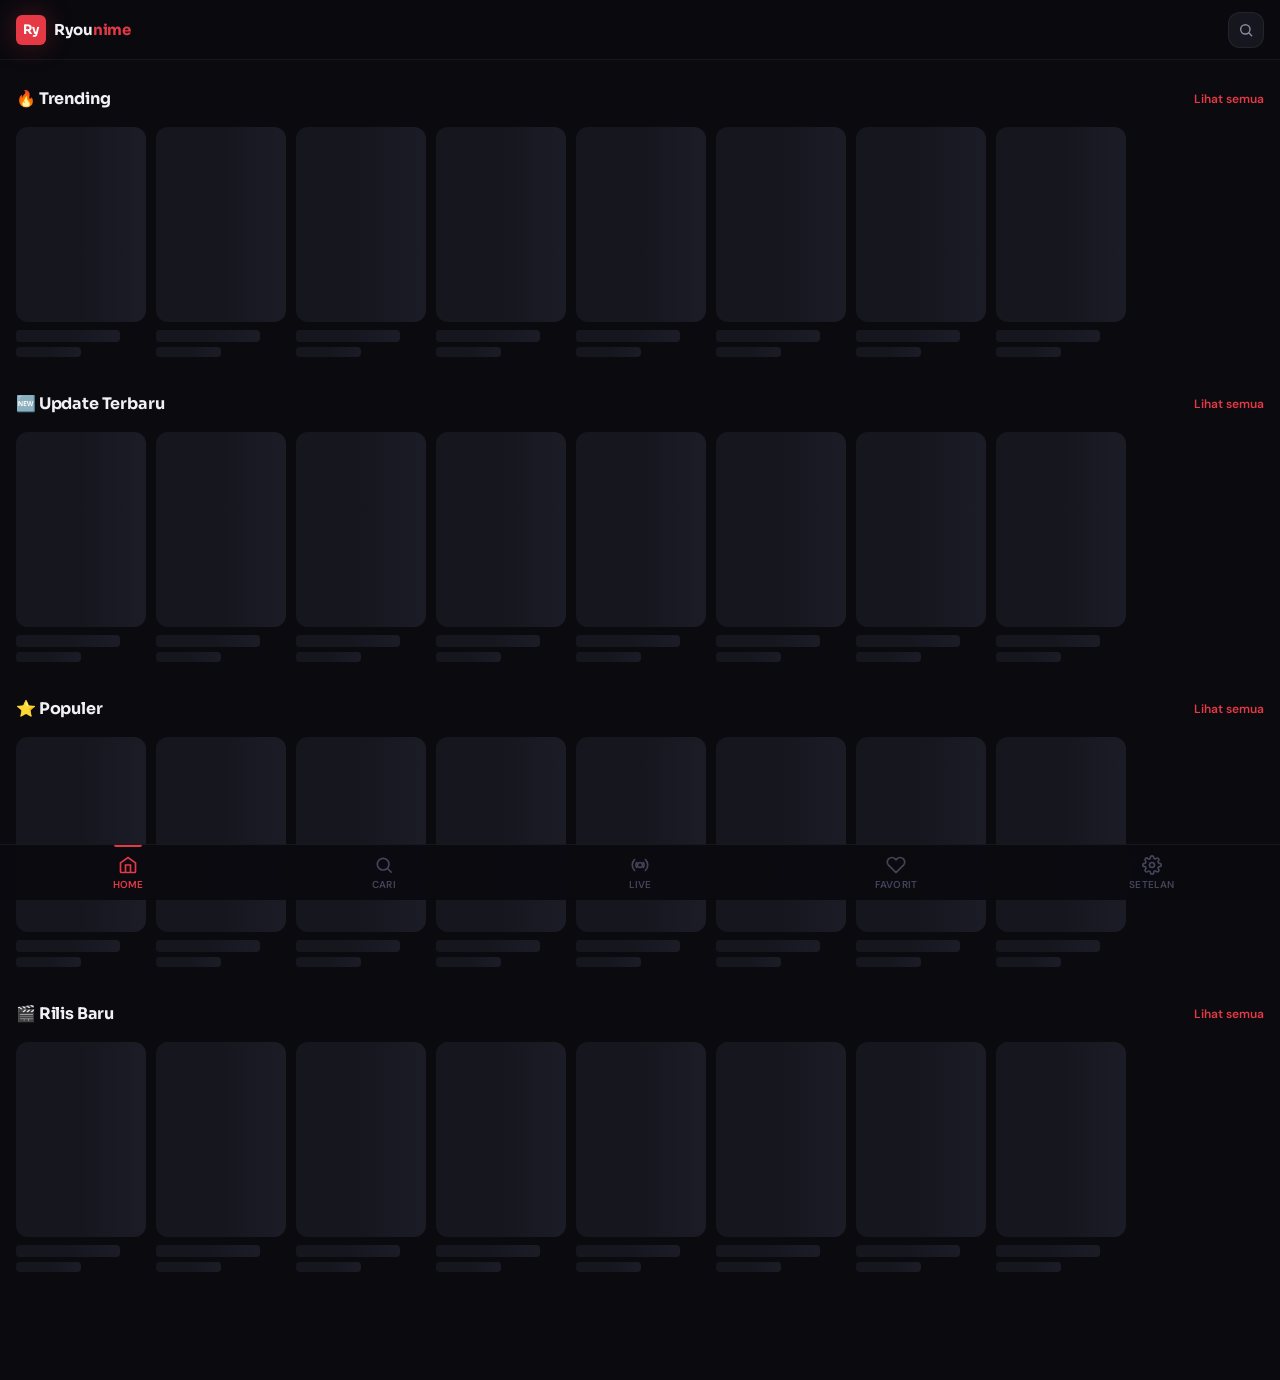
<file: index.html>
<!DOCTYPE html>
<html lang="id" data-theme="">
<head>
  <meta charset="UTF-8">
  <meta name="viewport" content="width=device-width, initial-scale=1, viewport-fit=cover">
  <meta name="theme-color" content="#0a0a0f">
  <meta name="description" content="Ryounime — Streaming anime, movie, series gratis. Mobile first.">
  <title>Ryounime</title>

  <!-- PWA -->
  <link rel="manifest" href="manifest.json">
  <link rel="apple-touch-icon" href="assets/icons/icon-192.png">

  <!-- CSS -->
  <link rel="stylesheet" href="assets/css/base.css">
  <link rel="stylesheet" href="assets/css/nav.css">
  <link rel="stylesheet" href="assets/css/hero.css">
  <link rel="stylesheet" href="assets/css/card.css">
</head>
<body>

<!-- HEADER -->
<header class="header" id="app-header">
  <div class="header-logo">
    <div class="header-logo-mark">Ry</div>
    <span class="header-logo-text">Ryou<span>nime</span></span>
  </div>
  <button class="header-search-btn" id="open-search" aria-label="Cari">
    <svg fill="none" stroke="currentColor" stroke-width="2.2" viewBox="0 0 24 24">
      <circle cx="11" cy="11" r="7"/><path d="m16.5 16.5 4 4" stroke-linecap="round"/>
    </svg>
  </button>
</header>

<!-- SEARCH OVERLAY -->
<div class="search-overlay" id="search-overlay">
  <div class="search-bar">
    <div class="search-input-wrap">
      <svg class="search-input-icon" fill="none" stroke="currentColor" stroke-width="2" viewBox="0 0 24 24">
        <circle cx="11" cy="11" r="7"/><path d="m16.5 16.5 4 4" stroke-linecap="round"/>
      </svg>
      <input type="search" class="search-input" id="search-input" placeholder="Cari anime, movie, series…" autocomplete="off">
    </div>
    <button class="search-cancel" id="close-search">Batal</button>
  </div>
  <div class="search-results" id="search-results">
    <div style="color:var(--text-muted);font-size:13px;text-align:center;margin-top:40px">Ketik untuk mencari…</div>
  </div>
</div>

<!-- MAIN -->
<main class="page" id="app-main">

  <!-- HERO BANNER -->
  <section class="hero" id="hero-section">
    <div class="hero-slides" id="hero-slides"></div>
    <div class="hero-dots" id="hero-dots"></div>
  </section>

  <!-- CONTINUE WATCHING -->
  <section class="section" id="continue-section" style="display:none">
    <div class="section-header">
      <span class="section-title">Lanjut Nonton</span>
      <a href="history.html" class="section-more">Lihat semua</a>
    </div>
    <div class="scroll-row" id="continue-row"></div>
  </section>

  <!-- TRENDING -->
  <section class="section">
    <div class="section-header">
      <span class="section-title">🔥 Trending</span>
      <a href="search.html?sort=trending" class="section-more">Lihat semua</a>
    </div>
    <div class="scroll-row" id="trending-row"></div>
  </section>

  <!-- LATEST UPDATE -->
  <section class="section">
    <div class="section-header">
      <span class="section-title">🆕 Update Terbaru</span>
      <a href="search.html?sort=latest" class="section-more">Lihat semua</a>
    </div>
    <div class="scroll-row" id="latest-row"></div>
  </section>

  <!-- POPULAR -->
  <section class="section">
    <div class="section-header">
      <span class="section-title">⭐ Populer</span>
      <a href="search.html?sort=popular" class="section-more">Lihat semua</a>
    </div>
    <div class="scroll-row" id="popular-row"></div>
  </section>

  <!-- NEW RELEASE -->
  <section class="section">
    <div class="section-header">
      <span class="section-title">🎬 Rilis Baru</span>
      <a href="search.html?sort=new" class="section-more">Lihat semua</a>
    </div>
    <div class="scroll-row" id="new-release-row"></div>
  </section>

</main>

<!-- BOTTOM NAV -->
<nav class="bottom-nav">
  <div class="nav-items">
    <a href="index.html" class="nav-item active">
      <svg fill="none" stroke="currentColor" stroke-width="2" viewBox="0 0 24 24">
        <path d="M3 9.5L12 3l9 6.5V20a1 1 0 0 1-1 1H4a1 1 0 0 1-1-1V9.5z"/>
        <path d="M9 21V12h6v9"/>
      </svg>
      <span>Home</span>
    </a>
    <a href="search.html" class="nav-item">
      <svg fill="none" stroke="currentColor" stroke-width="2" viewBox="0 0 24 24">
        <circle cx="11" cy="11" r="7"/><path d="m16.5 16.5 4 4" stroke-linecap="round"/>
      </svg>
      <span>Cari</span>
    </a>
    <a href="live.html" class="nav-item">
      <svg fill="none" stroke="currentColor" stroke-width="2" viewBox="0 0 24 24">
        <circle cx="12" cy="12" r="3"/>
        <path d="M8.5 8.5a5 5 0 0 0 0 7M15.5 8.5a5 5 0 0 1 0 7"/>
        <path d="M5.5 5.5a9 9 0 0 0 0 13M18.5 5.5a9 9 0 0 1 0 13" stroke-linecap="round"/>
      </svg>
      <span>Live</span>
    </a>
    <a href="favorites.html" class="nav-item">
      <svg fill="none" stroke="currentColor" stroke-width="2" viewBox="0 0 24 24">
        <path d="M20.84 4.61a5.5 5.5 0 0 0-7.78 0L12 5.67l-1.06-1.06a5.5 5.5 0 0 0-7.78 7.78l1.06 1.06L12 21.23l7.78-7.78 1.06-1.06a5.5 5.5 0 0 0 0-7.78z"/>
      </svg>
      <span>Favorit</span>
    </a>
    <a href="settings.html" class="nav-item">
      <svg fill="none" stroke="currentColor" stroke-width="2" viewBox="0 0 24 24">
        <circle cx="12" cy="12" r="3"/>
        <path d="M19.4 15a1.65 1.65 0 0 0 .33 1.82l.06.06a2 2 0 1 1-2.83 2.83l-.06-.06a1.65 1.65 0 0 0-1.82-.33 1.65 1.65 0 0 0-1 1.51V21a2 2 0 1 1-4 0v-.09A1.65 1.65 0 0 0 9 19.4a1.65 1.65 0 0 0-1.82.33l-.06.06a2 2 0 1 1-2.83-2.83l.06-.06A1.65 1.65 0 0 0 4.68 15a1.65 1.65 0 0 0-1.51-1H3a2 2 0 1 1 0-4h.09A1.65 1.65 0 0 0 4.6 9a1.65 1.65 0 0 0-.33-1.82l-.06-.06a2 2 0 1 1 2.83-2.83l.06.06A1.65 1.65 0 0 0 9 4.68a1.65 1.65 0 0 0 1-1.51V3a2 2 0 1 1 4 0v.09a1.65 1.65 0 0 0 1 1.51 1.65 1.65 0 0 0 1.82-.33l.06-.06a2 2 0 1 1 2.83 2.83l-.06.06A1.65 1.65 0 0 0 19.4 9a1.65 1.65 0 0 0 1.51 1H21a2 2 0 1 1 0 4h-.09a1.65 1.65 0 0 0-1.51 1z"/>
      </svg>
      <span>Setelan</span>
    </a>
  </div>
</nav>

<!-- JS -->
<script src="assets/js/utils.js"></script>
<script src="assets/js/app.js"></script>
<script>
(async function() {
  // ===== HERO =====
  async function renderHero() {
    const slidesEl = document.getElementById('hero-slides');
    const dotsEl = document.getElementById('hero-dots');
    let banners = [];
    try { banners = await App.getHeroBanners(5); } catch {}
    if (!banners.length) { document.getElementById('hero-section').style.display = 'none'; return; }

    slidesEl.innerHTML = banners.map(a => `
      <div class="hero-slide">
        <div class="hero-bg">
          <img data-src="${a.banner}" alt="${a.title}" src="assets/images/placeholder.svg">
        </div>
        <div class="hero-content">
          <div class="hero-type-badge">${a.type || 'TV'}</div>
          <h1 class="hero-title line-clamp-2">${a.title}</h1>
          <div class="hero-meta">
            <span>${a.year || ''}</span>
            ${a.year ? '<span class="dot"></span>' : ''}
            <span>${a.status === 'ongoing' ? 'Ongoing' : a.status === 'completed' ? 'Completed' : ''}</span>
            ${a.rating ? `<span class="dot"></span><span>⭐ ${a.rating}</span>` : ''}
          </div>
          <div class="hero-actions">
            <a href="watch.html?id=${a.id}&ep=1" class="btn-watch">
              <svg viewBox="0 0 24 24"><polygon points="5,3 19,12 5,21"/></svg>
              Tonton
            </a>
            <a href="details.html?id=${a.id}" class="btn-info">
              <svg fill="none" stroke="currentColor" stroke-width="2" viewBox="0 0 24 24">
                <circle cx="12" cy="12" r="10"/><line x1="12" y1="8" x2="12" y2="8"/><line x1="12" y1="12" x2="12" y2="16"/>
              </svg>
              Info
            </a>
          </div>
        </div>
      </div>
    `).join('');

    dotsEl.innerHTML = banners.map((_, i) =>
      `<div class="hero-dot ${i===0?'active':''}" data-i="${i}"></div>`
    ).join('');

    initLazyImages(slidesEl);

    // Auto-slide
    let cur = 0;
    function goTo(i) {
      cur = i;
      slidesEl.style.transform = `translateX(-${i*100}%)`;
      document.querySelectorAll('.hero-dot').forEach((d,j) => d.classList.toggle('active', j===i));
    }
    document.querySelectorAll('.hero-dot').forEach(d => d.addEventListener('click', () => goTo(Number(d.dataset.i))));
    const autoSlide = setInterval(() => goTo((cur+1) % banners.length), 5000);
    slidesEl.addEventListener('touchstart', () => clearInterval(autoSlide), { passive: true });
  }

  // ===== CARD =====
  function cardHtml(a) {
    const progress = ContinueWatching.getProgress(a.id);
    return `
      <a href="details.html?id=${a.id}" class="card card-poster">
        <div class="card-thumb">
          <img data-src="${a.poster || '/assets/images/placeholder.svg'}" alt="${a.title}" src="assets/images/placeholder.svg" loading="lazy">
          <div class="card-overlay"></div>
          <div class="card-badges">
            ${a.type ? `<span class="badge badge-accent">${a.type}</span>` : ''}
          </div>
          ${a.total_eps ? `<div class="card-ep-badge">${a.total_eps} ep</div>` : ''}
          <div class="card-play"><div class="card-play-icon"><svg viewBox="0 0 24 24"><polygon points="5,3 19,12 5,21"/></svg></div></div>
        </div>
        <div class="card-info">
          <div class="card-title line-clamp-2">${a.title}</div>
          <div class="card-meta">
            ${a.year ? `<span>${a.year}</span>` : ''}
            ${a.rating ? `<span class="card-meta-dot"></span><span class="score-badge"><svg viewBox="0 0 24 24"><polygon points="12,2 15.09,8.26 22,9.27 17,14.14 18.18,21.02 12,17.77 5.82,21.02 7,14.14 2,9.27 8.91,8.26"/></svg>${a.rating}</span>` : ''}
          </div>
        </div>
        ${progress > 0 ? `<div style="position:absolute;bottom:0;left:0;right:0;height:2px;background:rgba(255,255,255,0.1)"><div style="height:100%;width:${progress*100}%;background:var(--accent)"></div></div>` : ''}
      </a>
    `;
  }

  function wideCardHtml(item) {
    const progress = item.duration ? item.time / item.duration : 0;
    return `
      <a href="watch.html?id=${item.animeId}&ep=${item.ep}" class="card card-wide">
        <div class="card-thumb">
          <img data-src="${item.poster || '/assets/images/placeholder.svg'}" alt="${item.animeTitle}" src="assets/images/placeholder.svg" loading="lazy">
          <div class="card-overlay"></div>
          <div class="card-progress">
            <div class="card-progress-bar" style="width:${Math.min(progress*100,100)}%"></div>
          </div>
        </div>
        <div class="card-info">
          <div class="card-ep-label">EP ${item.ep}</div>
          <div class="card-title line-clamp-1">${item.animeTitle}</div>
        </div>
      </a>
    `;
  }

  function renderRow(rowId, items, type = 'poster') {
    const el = document.getElementById(rowId);
    if (!el) return;
    if (!items.length) { el.closest('.section')?.remove(); return; }
    el.innerHTML = items.map(type === 'wide' ? wideCardHtml : cardHtml).join('');
    initLazyImages(el);
  }

  // ===== SKELETONS =====
  ['trending-row','latest-row','popular-row','new-release-row'].forEach(id => {
    const el = document.getElementById(id);
    if (el) renderSkeletons(el, 8, 'poster');
  });

  // ===== LOAD DATA =====
  renderHero();

  // Continue watching
  const continueItems = ContinueWatching.getAll().slice(0,8);
  if (continueItems.length) {
    document.getElementById('continue-section').style.display = '';
    renderRow('continue-row', continueItems, 'wide');
  }

  try {
    const [trending, latest, popular, newRelease] = await Promise.all([
      App.getTrending(12),
      App.getLatestUpdate(12),
      App.getPopular(12),
      App.getNewRelease(12),
    ]);
    renderRow('trending-row', trending);
    renderRow('latest-row', latest);
    renderRow('popular-row', popular);
    renderRow('new-release-row', newRelease);
  } catch(e) {
    console.error('[Home] Error loading data:', e);
  }

  // ===== SEARCH =====
  const searchOverlay = document.getElementById('search-overlay');
  const searchInput = document.getElementById('search-input');
  const searchResults = document.getElementById('search-results');

  document.getElementById('open-search').addEventListener('click', () => {
    searchOverlay.classList.add('open');
    setTimeout(() => searchInput.focus(), 100);
  });
  document.getElementById('close-search').addEventListener('click', () => {
    searchOverlay.classList.remove('open');
    searchInput.value = '';
  });

  searchInput.addEventListener('input', debounce(async () => {
    const q = searchInput.value.trim();
    if (!q) { searchResults.innerHTML = '<div style="color:var(--text-muted);font-size:13px;text-align:center;margin-top:40px">Ketik untuk mencari…</div>'; return; }
    searchResults.innerHTML = '<div style="display:flex;justify-content:center;padding:32px"><div class="spinner"></div></div>';
    const results = await App.search(q);
    if (!results.length) {
      searchResults.innerHTML = `<div style="color:var(--text-muted);font-size:13px;text-align:center;margin-top:40px">Tidak ditemukan: "${q}"</div>`;
      return;
    }
    searchResults.innerHTML = `<div class="grid-cards fade-in">${results.slice(0,24).map(cardHtml).join('')}</div>`;
    initLazyImages(searchResults);
  }, 350));

})();
</script>

<!-- Service Worker -->
<script>
if ('serviceWorker' in navigator) {
  navigator.serviceWorker.register('/sw.js').catch(() => {});
}
</script>
</body>
</html>
</file>
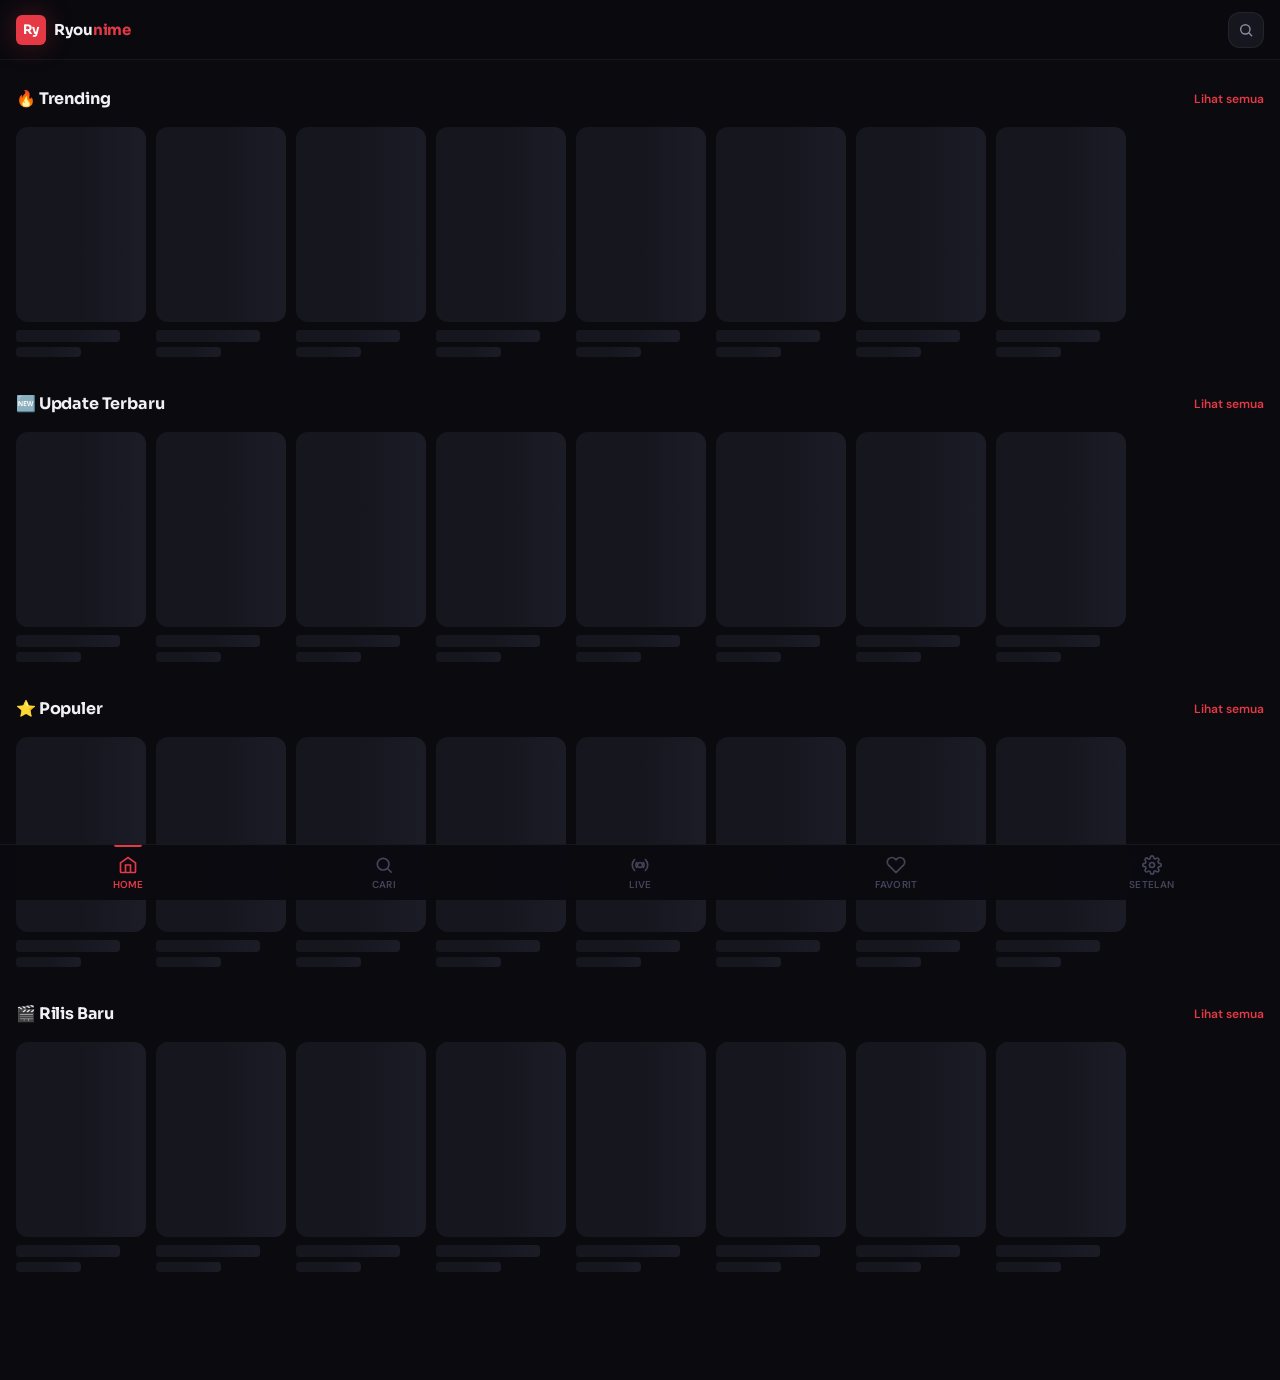
<file: details.html>
<!DOCTYPE html>
<html lang="id" data-theme="">
<head>
  <meta charset="UTF-8">
  <meta name="viewport" content="width=device-width, initial-scale=1, viewport-fit=cover">
  <meta name="theme-color" content="#0a0a0f">
  <title>Detail — Ryounime</title>
  <link rel="stylesheet" href="assets/css/base.css">
  <link rel="stylesheet" href="assets/css/nav.css">
  <link rel="stylesheet" href="assets/css/card.css">
  <link rel="stylesheet" href="assets/css/details.css">
</head>
<body>

<main class="page" style="padding-top:0">

  <!-- HERO BANNER -->
  <div class="details-hero" id="details-hero">
    <img class="details-banner" id="details-banner" src="assets/images/placeholder.svg" alt="">
    <div class="details-banner-overlay"></div>
    <a href="javascript:history.back()" class="details-back">
      <svg fill="none" stroke="currentColor" stroke-width="2.2" viewBox="0 0 24 24">
        <path d="M19 12H5M12 5l-7 7 7 7" stroke-linecap="round" stroke-linejoin="round"/>
      </svg>
    </a>
  </div>

  <div class="details-body" id="details-body">
    <!-- Skeleton -->
    <div id="details-skeleton">
      <div class="details-poster-row">
        <div class="skeleton" style="width:100px;aspect-ratio:2/3;border-radius:var(--radius-md);flex-shrink:0"></div>
        <div style="flex:1;display:flex;flex-direction:column;gap:8px;padding-bottom:4px">
          <div class="skeleton" style="height:22px;width:80%;border-radius:6px"></div>
          <div class="skeleton" style="height:14px;width:50%;border-radius:6px"></div>
          <div class="skeleton" style="height:12px;width:60%;border-radius:6px"></div>
        </div>
      </div>
      <div class="skeleton" style="height:46px;border-radius:var(--radius-lg);margin-bottom:10px"></div>
      <div class="skeleton" style="height:14px;width:100%;border-radius:6px;margin-bottom:6px"></div>
      <div class="skeleton" style="height:14px;width:90%;border-radius:6px;margin-bottom:6px"></div>
      <div class="skeleton" style="height:14px;width:75%;border-radius:6px"></div>
    </div>

    <!-- Content (hidden until loaded) -->
    <div id="details-content" style="display:none" class="fade-in"></div>
  </div>

  <!-- RELATED / RECOMMENDATION -->
  <section class="section" id="related-section" style="display:none">
    <div class="section-header">
      <span class="section-title">Rekomendasi</span>
    </div>
    <div class="scroll-row" id="related-row"></div>
  </section>

</main>

<!-- BOTTOM NAV -->
<nav class="bottom-nav">
  <div class="nav-items">
    <a href="index.html" class="nav-item">
      <svg fill="none" stroke="currentColor" stroke-width="2" viewBox="0 0 24 24">
        <path d="M3 9.5L12 3l9 6.5V20a1 1 0 0 1-1 1H4a1 1 0 0 1-1-1V9.5z"/><path d="M9 21V12h6v9"/>
      </svg><span>Home</span>
    </a>
    <a href="search.html" class="nav-item">
      <svg fill="none" stroke="currentColor" stroke-width="2" viewBox="0 0 24 24">
        <circle cx="11" cy="11" r="7"/><path d="m16.5 16.5 4 4" stroke-linecap="round"/>
      </svg><span>Cari</span>
    </a>
    <a href="live.html" class="nav-item">
      <svg fill="none" stroke="currentColor" stroke-width="2" viewBox="0 0 24 24">
        <circle cx="12" cy="12" r="3"/>
        <path d="M8.5 8.5a5 5 0 0 0 0 7M15.5 8.5a5 5 0 0 1 0 7"/>
      </svg><span>Live</span>
    </a>
    <a href="favorites.html" class="nav-item">
      <svg fill="none" stroke="currentColor" stroke-width="2" viewBox="0 0 24 24">
        <path d="M20.84 4.61a5.5 5.5 0 0 0-7.78 0L12 5.67l-1.06-1.06a5.5 5.5 0 0 0-7.78 7.78l1.06 1.06L12 21.23l7.78-7.78 1.06-1.06a5.5 5.5 0 0 0 0-7.78z"/>
      </svg><span>Favorit</span>
    </a>
    <a href="settings.html" class="nav-item">
      <svg fill="none" stroke="currentColor" stroke-width="2" viewBox="0 0 24 24">
        <circle cx="12" cy="12" r="3"/>
        <path d="M19.4 15a1.65 1.65 0 0 0 .33 1.82l.06.06a2 2 0 1 1-2.83 2.83l-.06-.06a1.65 1.65 0 0 0-1.82-.33 1.65 1.65 0 0 0-1 1.51V21a2 2 0 1 1-4 0v-.09A1.65 1.65 0 0 0 9 19.4a1.65 1.65 0 0 0-1.82.33l-.06.06a2 2 0 1 1-2.83-2.83l.06-.06A1.65 1.65 0 0 0 4.68 15a1.65 1.65 0 0 0-1.51-1H3a2 2 0 1 1 0-4h.09A1.65 1.65 0 0 0 4.6 9a1.65 1.65 0 0 0-.33-1.82l-.06-.06a2 2 0 1 1 2.83-2.83l.06.06A1.65 1.65 0 0 0 9 4.68a1.65 1.65 0 0 0 1-1.51V3a2 2 0 1 1 4 0v.09a1.65 1.65 0 0 0 1 1.51 1.65 1.65 0 0 0 1.82-.33l.06-.06a2 2 0 1 1 2.83 2.83l-.06.06A1.65 1.65 0 0 0 19.4 9a1.65 1.65 0 0 0 1.51 1H21a2 2 0 1 1 0 4h-.09a1.65 1.65 0 0 0-1.51 1z"/>
      </svg><span>Setelan</span>
    </a>
  </div>
</nav>

<script src="assets/js/utils.js"></script>
<script src="assets/js/app.js"></script>
<script>
(async function() {
  const id = getParam('id');
  if (!id) { location.href = 'index.html'; return; }

  let anime;
  try { anime = await App.getAnimeById(id); }
  catch { document.getElementById('details-body').innerHTML = '<div style="padding:32px 16px;text-align:center;color:var(--text-muted)">Anime tidak ditemukan.</div>'; return; }

  // Banner
  if (anime.banner) {
    document.getElementById('details-banner').src = anime.banner;
  }
  document.title = `${anime.title} — Ryounime`;

  // Check saved state
  const isFav = Favorites.has(id);
  const isWatchlist = Watchlist.has(id);
  const continueItem = ContinueWatching.get(id);

  // Render content
  const content = document.getElementById('details-content');
  content.innerHTML = `
    <div class="details-poster-row">
      <div class="details-poster">
        <img src="${anime.poster || '/assets/images/placeholder.svg'}" alt="${anime.title}" class="watch-poster-img">
      </div>
      <div class="details-title-block">
        <h1 class="details-title">${anime.title}</h1>
        ${anime.title_alt ? `<div class="details-alt-title">${anime.title_alt}</div>` : ''}
        ${anime.studio ? `<div class="details-studio">${anime.studio}</div>` : ''}
      </div>
    </div>

    <div class="details-stats">
      ${anime.year ? `<div class="stat-chip"><svg fill="none" stroke="currentColor" stroke-width="2" viewBox="0 0 24 24" width="12" height="12"><rect x="3" y="4" width="18" height="18" rx="2"/><line x1="16" y1="2" x2="16" y2="6"/><line x1="8" y1="2" x2="8" y2="6"/><line x1="3" y1="10" x2="21" y2="10"/></svg>${anime.year}</div>` : ''}
      ${anime.type ? `<div class="stat-chip accent-chip">${anime.type}</div>` : ''}
      ${anime.status ? `<div class="stat-chip">${anime.status === 'ongoing' ? '🟢 Ongoing' : anime.status === 'completed' ? '✅ Completed' : '🔜 Upcoming'}</div>` : ''}
      ${anime.total_eps ? `<div class="stat-chip">${anime.total_eps} Episode</div>` : ''}
      ${anime.rating ? `<div class="stat-chip accent-chip">⭐ ${anime.rating}</div>` : ''}
    </div>

    <a href="watch.html?id=${id}&ep=${continueItem ? continueItem.ep : 1}" class="details-play-btn">
      <svg viewBox="0 0 24 24"><polygon points="5,3 19,12 5,21"/></svg>
      ${continueItem ? `Lanjut EP ${continueItem.ep}` : 'Tonton Sekarang'}
    </a>

    <div class="details-actions-row">
      <button class="details-action-btn ${isFav ? 'active' : ''}" id="fav-btn">
        <svg fill="${isFav ? 'currentColor' : 'none'}" stroke="currentColor" stroke-width="2" viewBox="0 0 24 24" width="15" height="15">
          <path d="M20.84 4.61a5.5 5.5 0 0 0-7.78 0L12 5.67l-1.06-1.06a5.5 5.5 0 0 0-7.78 7.78l1.06 1.06L12 21.23l7.78-7.78 1.06-1.06a5.5 5.5 0 0 0 0-7.78z"/>
        </svg>
        ${isFav ? 'Difavoritkan' : 'Favorit'}
      </button>
      <button class="details-action-btn ${isWatchlist ? 'active' : ''}" id="watchlist-btn">
        <svg fill="none" stroke="currentColor" stroke-width="2" viewBox="0 0 24 24" width="15" height="15">
          <path d="M19 21l-7-5-7 5V5a2 2 0 0 1 2-2h10a2 2 0 0 1 2 2z"/>
        </svg>
        ${isWatchlist ? 'Di Watchlist' : 'Watchlist'}
      </button>
    </div>

    ${anime.genres?.length ? `
      <div class="genre-list">
        ${anime.genres.map(g => `<a href="search.html?genre=${encodeURIComponent(g)}" class="genre-tag">${g}</a>`).join('')}
      </div>
    ` : ''}

    ${anime.synopsis ? `
      <div class="synopsis-block">
        <div class="synopsis-text line-clamp-3" id="synopsis-text">${anime.synopsis}</div>
        <span class="synopsis-toggle" id="synopsis-toggle">Selengkapnya</span>
      </div>
    ` : ''}
  `;

  document.getElementById('details-skeleton').remove();
  content.style.display = '';

  // Synopsis toggle
  const synEl = document.getElementById('synopsis-text');
  const synToggle = document.getElementById('synopsis-toggle');
  if (synEl && synToggle) {
    let expanded = false;
    synToggle.addEventListener('click', () => {
      expanded = !expanded;
      synEl.className = expanded ? 'synopsis-text' : 'synopsis-text line-clamp-3';
      synToggle.textContent = expanded ? 'Lebih sedikit' : 'Selengkapnya';
    });
  }

  // Fav button
  document.getElementById('fav-btn').addEventListener('click', function() {
    const added = Favorites.toggle({ id, title: anime.title, poster: anime.poster, type: anime.type, year: anime.year });
    this.classList.toggle('active', added);
    this.querySelector('svg').setAttribute('fill', added ? 'currentColor' : 'none');
    this.lastChild.textContent = added ? ' Difavoritkan' : ' Favorit';
  });

  // Watchlist button
  document.getElementById('watchlist-btn').addEventListener('click', function() {
    const added = Watchlist.toggle({ id, title: anime.title, poster: anime.poster, type: anime.type, year: anime.year });
    this.classList.toggle('active', added);
    this.lastChild.textContent = added ? ' Di Watchlist' : ' Watchlist';
  });

  // Recommendations dari AniList API
  try {
    const recs = anime.recommendations || [];
    if (recs.length) {
      document.getElementById('related-section').style.display = '';
      const relRow = document.getElementById('related-row');
      relRow.innerHTML = recs.slice(0,10).map(a => `
        <a href="details.html?id=${a.id}" class="card card-poster">
          <div class="card-thumb">
            <img data-src="${a.poster || 'assets/images/placeholder.svg'}" alt="${a.title}" src="assets/images/placeholder.svg">
            <div class="card-overlay"></div>
          </div>
          <div class="card-info">
            <div class="card-title line-clamp-2">${a.title}</div>
            <div class="card-meta">${a.rating ? `<span>⭐ ${a.rating}</span>` : ''}</div>
          </div>
        </a>
      `).join('');
      initLazyImages(relRow);
    }
  } catch {}

})();
</script>
</body>
</html>
</file>
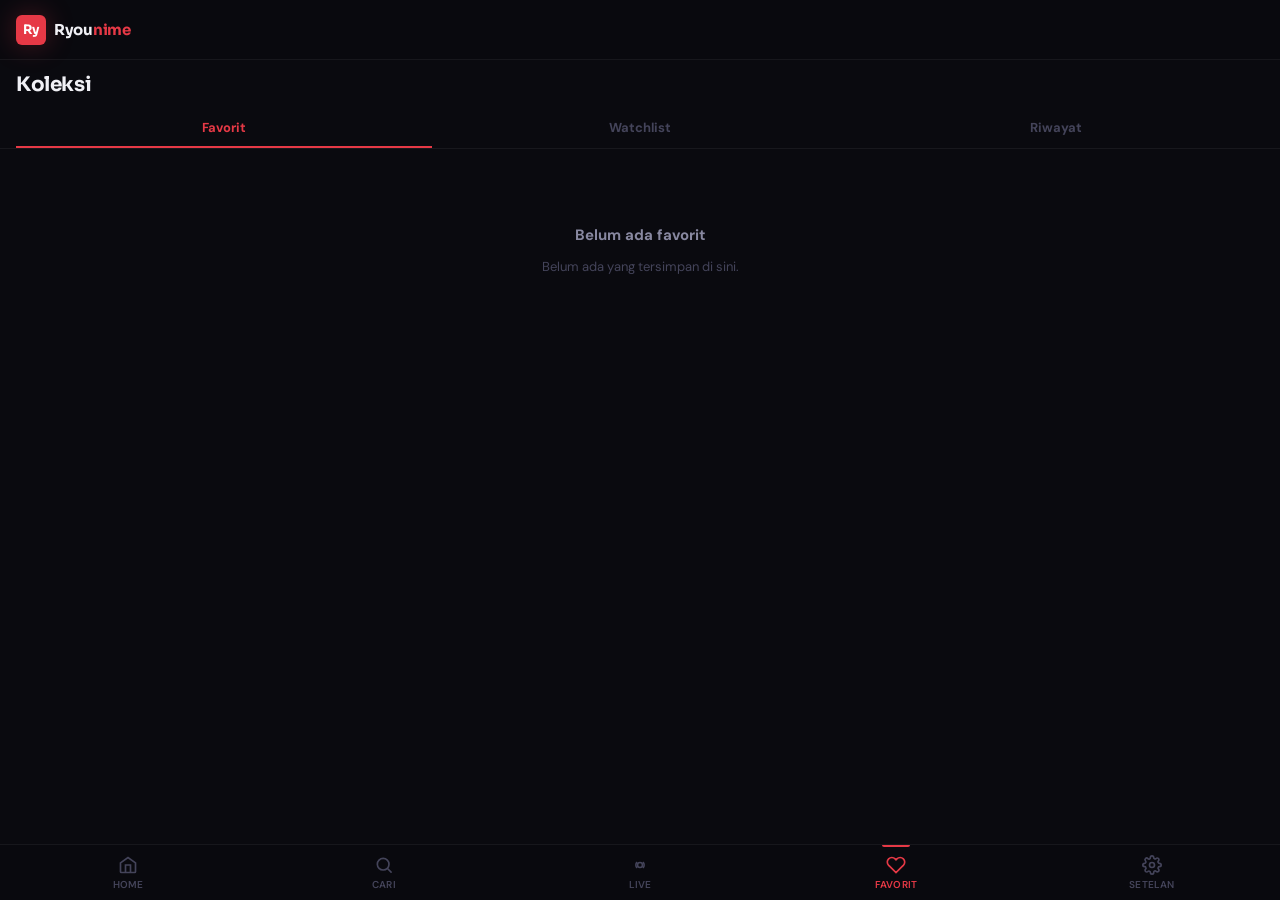
<file: favorites.html>
<!DOCTYPE html>
<html lang="id" data-theme="">
<head>
  <meta charset="UTF-8">
  <meta name="viewport" content="width=device-width, initial-scale=1, viewport-fit=cover">
  <meta name="theme-color" content="#0a0a0f">
  <title>Favorit — Ryounime</title>
  <link rel="stylesheet" href="assets/css/base.css">
  <link rel="stylesheet" href="assets/css/nav.css">
  <link rel="stylesheet" href="assets/css/card.css">
  <style>
    .fav-page { padding: calc(var(--header-h) + 12px) 0 calc(var(--bottom-nav-h) + 16px); }
    .tab-bar {
      display: flex;
      border-bottom: 1px solid var(--border);
      padding: 0 16px;
      margin-bottom: 16px;
    }
    .tab-btn {
      flex: 1;
      padding: 10px 0;
      font-size: 13px;
      font-weight: 700;
      color: var(--text-muted);
      text-align: center;
      border-bottom: 2px solid transparent;
      transition: all var(--transition);
      cursor: pointer;
    }
    .tab-btn.active { color: var(--accent); border-bottom-color: var(--accent); }
    .tab-content { display: none; }
    .tab-content.active { display: block; }
    .page-title {
      font-family: var(--font-display);
      font-size: 20px;
      font-weight: 700;
      padding: 0 16px 12px;
      letter-spacing: -0.02em;
    }
    .history-list { padding: 0 16px; display: flex; flex-direction: column; gap: 10px; }
    .history-item {
      display: flex;
      gap: 12px;
      align-items: center;
      padding: 10px;
      background: var(--bg-card);
      border-radius: var(--radius-md);
      border: 1px solid var(--border);
      text-decoration: none;
      color: inherit;
      transition: background var(--transition);
    }
    .history-item:active { background: var(--bg-card-hover); }
    .history-thumb {
      width: 56px; height: 56px;
      border-radius: var(--radius-sm);
      object-fit: cover;
      flex-shrink: 0;
      background: var(--bg-secondary);
    }
    .history-info { flex: 1; min-width: 0; }
    .history-title { font-size: 13px; font-weight: 600; margin-bottom: 3px; }
    .history-meta { font-size: 11px; color: var(--text-muted); }
    .history-ep { font-size: 12px; color: var(--accent); font-weight: 600; margin-bottom: 2px; }
    .empty-state { display: flex; flex-direction: column; align-items: center; padding: 60px 32px; text-align: center; gap: 12px; color: var(--text-muted); }
    .empty-state h3 { font-size: 15px; color: var(--text-secondary); }
    .empty-state p { font-size: 13px; line-height: 1.6; }
  </style>
</head>
<body>

<header class="header">
  <div class="header-logo">
    <div class="header-logo-mark">Ry</div>
    <span class="header-logo-text">Ryou<span>nime</span></span>
  </div>
</header>

<div class="fav-page">
  <div class="page-title">Koleksi</div>

  <div class="tab-bar">
    <button class="tab-btn active" data-tab="favorites">Favorit</button>
    <button class="tab-btn" data-tab="watchlist">Watchlist</button>
    <button class="tab-btn" data-tab="history">Riwayat</button>
  </div>

  <!-- FAVORITES -->
  <div class="tab-content active" id="tab-favorites">
    <div class="grid-cards" id="fav-grid"></div>
  </div>

  <!-- WATCHLIST -->
  <div class="tab-content" id="tab-watchlist">
    <div class="grid-cards" id="watchlist-grid"></div>
  </div>

  <!-- HISTORY -->
  <div class="tab-content" id="tab-history">
    <div class="history-list" id="history-list"></div>
  </div>
</div>

<!-- BOTTOM NAV -->
<nav class="bottom-nav">
  <div class="nav-items">
    <a href="index.html" class="nav-item">
      <svg fill="none" stroke="currentColor" stroke-width="2" viewBox="0 0 24 24">
        <path d="M3 9.5L12 3l9 6.5V20a1 1 0 0 1-1 1H4a1 1 0 0 1-1-1V9.5z"/><path d="M9 21V12h6v9"/>
      </svg><span>Home</span>
    </a>
    <a href="search.html" class="nav-item">
      <svg fill="none" stroke="currentColor" stroke-width="2" viewBox="0 0 24 24">
        <circle cx="11" cy="11" r="7"/><path d="m16.5 16.5 4 4" stroke-linecap="round"/>
      </svg><span>Cari</span>
    </a>
    <a href="live.html" class="nav-item">
      <svg fill="none" stroke="currentColor" stroke-width="2" viewBox="0 0 24 24">
        <circle cx="12" cy="12" r="3"/><path d="M8.5 8.5a5 5 0 0 0 0 7M15.5 8.5a5 5 0 0 1 0 7"/>
      </svg><span>Live</span>
    </a>
    <a href="favorites.html" class="nav-item active">
      <svg fill="none" stroke="currentColor" stroke-width="2" viewBox="0 0 24 24">
        <path d="M20.84 4.61a5.5 5.5 0 0 0-7.78 0L12 5.67l-1.06-1.06a5.5 5.5 0 0 0-7.78 7.78l1.06 1.06L12 21.23l7.78-7.78 1.06-1.06a5.5 5.5 0 0 0 0-7.78z"/>
      </svg><span>Favorit</span>
    </a>
    <a href="settings.html" class="nav-item">
      <svg fill="none" stroke="currentColor" stroke-width="2" viewBox="0 0 24 24">
        <circle cx="12" cy="12" r="3"/>
        <path d="M19.4 15a1.65 1.65 0 0 0 .33 1.82l.06.06a2 2 0 1 1-2.83 2.83l-.06-.06a1.65 1.65 0 0 0-1.82-.33 1.65 1.65 0 0 0-1 1.51V21a2 2 0 1 1-4 0v-.09A1.65 1.65 0 0 0 9 19.4a1.65 1.65 0 0 0-1.82.33l-.06.06a2 2 0 1 1-2.83-2.83l.06-.06A1.65 1.65 0 0 0 4.68 15a1.65 1.65 0 0 0-1.51-1H3a2 2 0 1 1 0-4h.09A1.65 1.65 0 0 0 4.6 9a1.65 1.65 0 0 0-.33-1.82l-.06-.06a2 2 0 1 1 2.83-2.83l.06.06A1.65 1.65 0 0 0 9 4.68a1.65 1.65 0 0 0 1-1.51V3a2 2 0 1 1 4 0v.09a1.65 1.65 0 0 0 1 1.51 1.65 1.65 0 0 0 1.82-.33l.06-.06a2 2 0 1 1 2.83 2.83l-.06.06A1.65 1.65 0 0 0 19.4 9a1.65 1.65 0 0 0 1.51 1H21a2 2 0 1 1 0 4h-.09a1.65 1.65 0 0 0-1.51 1z"/>
      </svg><span>Setelan</span>
    </a>
  </div>
</nav>

<script src="assets/js/utils.js"></script>
<script>
function cardHtml(a) {
  return `
    <a href="details.html?id=${a.id}" class="card card-poster">
      <div class="card-thumb">
        <img data-src="${a.poster||'/assets/images/placeholder.svg'}" alt="${a.title}" src="assets/images/placeholder.svg">
        <div class="card-overlay"></div>
        ${a.type ? `<div class="card-badges"><span class="badge badge-accent">${a.type}</span></div>` : ''}
      </div>
      <div class="card-info">
        <div class="card-title line-clamp-2">${a.title}</div>
        <div class="card-meta">${a.year ? `<span>${a.year}</span>` : ''}</div>
      </div>
    </a>
  `;
}

function emptyState(msg) {
  return `<div class="empty-state" style="grid-column:1/-1"><h3>${msg}</h3><p>Belum ada yang tersimpan di sini.</p></div>`;
}

// Tabs
document.querySelectorAll('.tab-btn').forEach(btn => {
  btn.addEventListener('click', () => {
    document.querySelectorAll('.tab-btn').forEach(b => b.classList.remove('active'));
    document.querySelectorAll('.tab-content').forEach(c => c.classList.remove('active'));
    btn.classList.add('active');
    document.getElementById(`tab-${btn.dataset.tab}`).classList.add('active');
  });
});

// Favorites
const favs = Favorites.getAll();
const favGrid = document.getElementById('fav-grid');
favGrid.innerHTML = favs.length ? favs.map(cardHtml).join('') : emptyState('Belum ada favorit');
initLazyImages(favGrid);

// Watchlist
const wl = Watchlist.getAll();
const wlGrid = document.getElementById('watchlist-grid');
wlGrid.innerHTML = wl.length ? wl.map(cardHtml).join('') : emptyState('Watchlist kosong');
initLazyImages(wlGrid);

// History
const hist = History.getAll();
const histList = document.getElementById('history-list');
if (!hist.length) {
  histList.innerHTML = `<div class="empty-state"><h3>Belum ada riwayat</h3><p>Tontonanmu akan muncul di sini.</p></div>`;
} else {
  histList.innerHTML = hist.slice(0, 50).map(h => `
    <a href="watch.html?id=${h.animeId}&ep=${h.ep}" class="history-item">
      <img class="history-thumb" src="${h.poster||'/assets/images/placeholder.svg'}" alt="${h.animeTitle}" loading="lazy">
      <div class="history-info">
        <div class="history-ep">EP ${h.ep}</div>
        <div class="history-title line-clamp-1">${h.animeTitle}</div>
        <div class="history-meta">${timeAgo(h.ts)}</div>
      </div>
    </a>
  `).join('');
}
</script>
</body>
</html>
</file>
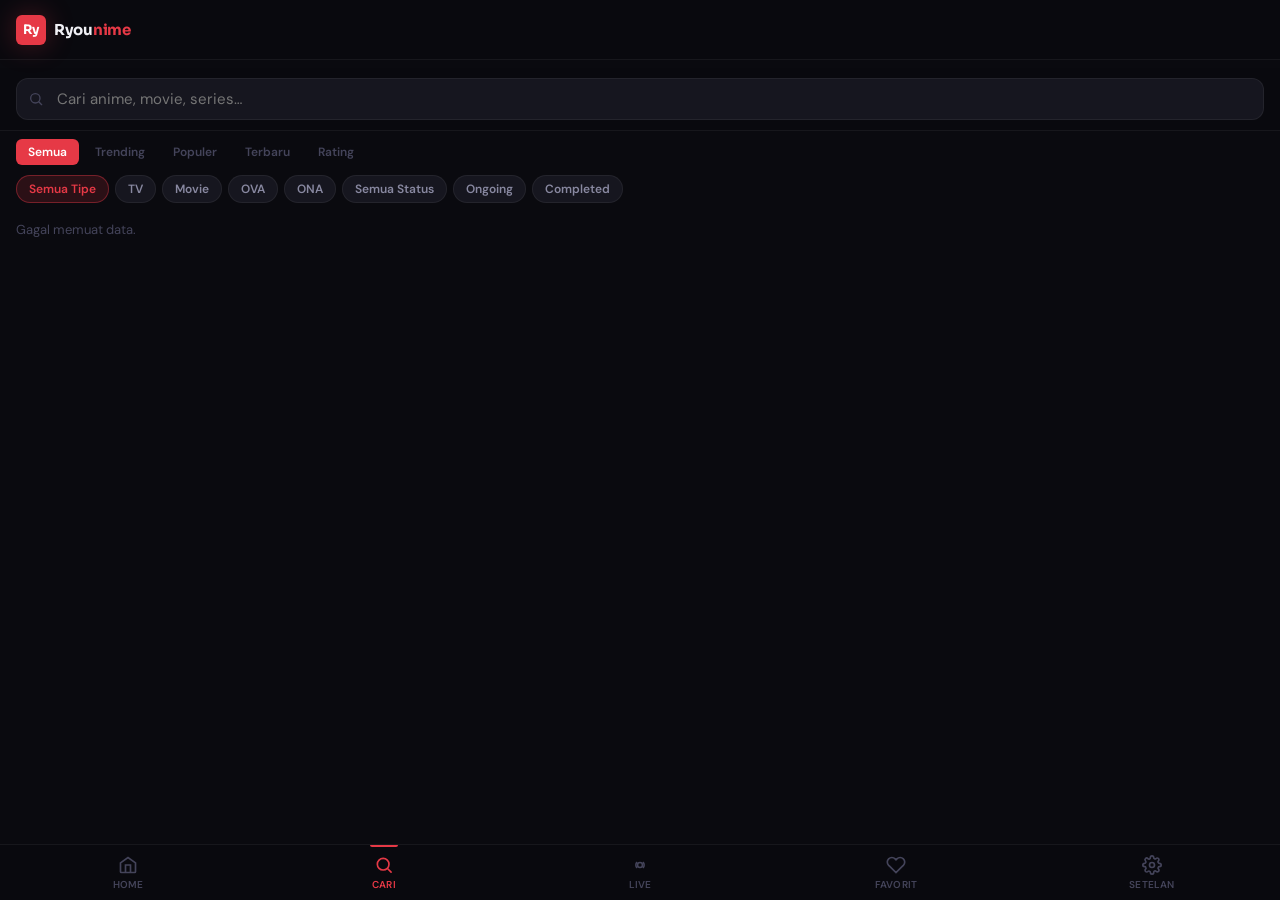
<file: search.html>
<!DOCTYPE html>
<html lang="id" data-theme="">
<head>
  <meta charset="UTF-8">
  <meta name="viewport" content="width=device-width, initial-scale=1, viewport-fit=cover">
  <meta name="theme-color" content="#0a0a0f">
  <title>Cari — Ryounime</title>
  <link rel="stylesheet" href="assets/css/base.css">
  <link rel="stylesheet" href="assets/css/nav.css">
  <link rel="stylesheet" href="assets/css/card.css">
  <style>
    .search-page { padding: calc(var(--header-h) + 8px) 0 calc(var(--bottom-nav-h) + 16px); }

    .search-sticky {
      position: sticky;
      top: var(--header-h);
      z-index: 50;
      background: var(--bg-overlay);
      backdrop-filter: blur(12px);
      padding: 10px 16px;
      border-bottom: 1px solid var(--border);
    }
    .search-field {
      position: relative;
    }
    .search-field input {
      width: 100%;
      background: var(--bg-card);
      border: 1px solid var(--border);
      border-radius: var(--radius-md);
      padding: 10px 16px 10px 40px;
      color: var(--text-primary);
      font-size: 15px;
      outline: none;
      transition: border-color var(--transition);
    }
    .search-field input:focus { border-color: var(--border-accent); }
    .search-field svg {
      position: absolute;
      left: 12px; top: 50%;
      transform: translateY(-50%);
      color: var(--text-muted);
      pointer-events: none;
      width: 16px; height: 16px;
    }

    /* Filters */
    .filters-row {
      display: flex;
      gap: 6px;
      overflow-x: auto;
      padding: 10px 16px 4px;
      scrollbar-width: none;
    }
    .filters-row::-webkit-scrollbar { display: none; }
    .filter-chip {
      display: flex;
      align-items: center;
      gap: 5px;
      padding: 5px 12px;
      border-radius: 99px;
      border: 1px solid var(--border);
      background: var(--bg-card);
      color: var(--text-secondary);
      font-size: 12px;
      font-weight: 600;
      white-space: nowrap;
      flex-shrink: 0;
      cursor: pointer;
      transition: all var(--transition);
    }
    .filter-chip.active {
      background: var(--accent-dim);
      border-color: var(--border-accent);
      color: var(--accent);
    }
    .filter-chip:active { transform: scale(0.97); }

    /* Sort tabs */
    .sort-tabs {
      display: flex;
      gap: 4px;
      overflow-x: auto;
      padding: 8px 16px 0;
      scrollbar-width: none;
    }
    .sort-tabs::-webkit-scrollbar { display: none; }
    .sort-tab {
      padding: 5px 12px;
      border-radius: var(--radius-sm);
      font-size: 12px;
      font-weight: 600;
      color: var(--text-muted);
      white-space: nowrap;
      flex-shrink: 0;
      cursor: pointer;
      transition: all var(--transition);
    }
    .sort-tab.active {
      background: var(--accent);
      color: #fff;
    }

    /* Results header */
    .results-header {
      display: flex;
      align-items: center;
      justify-content: space-between;
      padding: 14px 16px 8px;
    }
    .results-count {
      font-size: 13px;
      color: var(--text-muted);
    }
    .results-count span { color: var(--text-primary); font-weight: 600; }

    /* Empty state */
    .empty-state {
      display: flex;
      flex-direction: column;
      align-items: center;
      justify-content: center;
      padding: 60px 32px;
      text-align: center;
      gap: 12px;
    }
    .empty-state svg { color: var(--text-muted); opacity: 0.4; }
    .empty-state h3 { font-size: 16px; font-weight: 700; }
    .empty-state p { font-size: 13px; color: var(--text-muted); line-height: 1.6; }
  </style>
</head>
<body>

<header class="header">
  <div class="header-logo">
    <div class="header-logo-mark">Ry</div>
    <span class="header-logo-text">Ryou<span>nime</span></span>
  </div>
</header>

<div class="search-page">
  <!-- Search bar (sticky) -->
  <div class="search-sticky">
    <div class="search-field">
      <svg fill="none" stroke="currentColor" stroke-width="2" viewBox="0 0 24 24">
        <circle cx="11" cy="11" r="7"/><path d="m16.5 16.5 4 4" stroke-linecap="round"/>
      </svg>
      <input type="search" id="search-input" placeholder="Cari anime, movie, series…" autocomplete="off">
    </div>
  </div>

  <!-- Sort tabs -->
  <div class="sort-tabs" id="sort-tabs">
    <button class="sort-tab active" data-sort="">Semua</button>
    <button class="sort-tab" data-sort="trending">Trending</button>
    <button class="sort-tab" data-sort="popular">Populer</button>
    <button class="sort-tab" data-sort="latest">Terbaru</button>
    <button class="sort-tab" data-sort="rating">Rating</button>
  </div>

  <!-- Filters -->
  <div class="filters-row" id="filters-row">
    <button class="filter-chip active" data-filter="type" data-value="">Semua Tipe</button>
    <button class="filter-chip" data-filter="type" data-value="TV">TV</button>
    <button class="filter-chip" data-filter="type" data-value="Movie">Movie</button>
    <button class="filter-chip" data-filter="type" data-value="OVA">OVA</button>
    <button class="filter-chip" data-filter="type" data-value="ONA">ONA</button>
    <button class="filter-chip" data-filter="status" data-value="">Semua Status</button>
    <button class="filter-chip" data-filter="status" data-value="ongoing">Ongoing</button>
    <button class="filter-chip" data-filter="status" data-value="completed">Completed</button>
  </div>

  <!-- Results -->
  <div class="results-header">
    <div class="results-count" id="results-count">Memuat…</div>
  </div>

  <div id="results-grid" class="grid-cards" style="padding-bottom:8px"></div>
</div>

<!-- BOTTOM NAV -->
<nav class="bottom-nav">
  <div class="nav-items">
    <a href="index.html" class="nav-item">
      <svg fill="none" stroke="currentColor" stroke-width="2" viewBox="0 0 24 24">
        <path d="M3 9.5L12 3l9 6.5V20a1 1 0 0 1-1 1H4a1 1 0 0 1-1-1V9.5z"/><path d="M9 21V12h6v9"/>
      </svg><span>Home</span>
    </a>
    <a href="search.html" class="nav-item active">
      <svg fill="none" stroke="currentColor" stroke-width="2" viewBox="0 0 24 24">
        <circle cx="11" cy="11" r="7"/><path d="m16.5 16.5 4 4" stroke-linecap="round"/>
      </svg><span>Cari</span>
    </a>
    <a href="live.html" class="nav-item">
      <svg fill="none" stroke="currentColor" stroke-width="2" viewBox="0 0 24 24">
        <circle cx="12" cy="12" r="3"/><path d="M8.5 8.5a5 5 0 0 0 0 7M15.5 8.5a5 5 0 0 1 0 7"/>
      </svg><span>Live</span>
    </a>
    <a href="favorites.html" class="nav-item">
      <svg fill="none" stroke="currentColor" stroke-width="2" viewBox="0 0 24 24">
        <path d="M20.84 4.61a5.5 5.5 0 0 0-7.78 0L12 5.67l-1.06-1.06a5.5 5.5 0 0 0-7.78 7.78l1.06 1.06L12 21.23l7.78-7.78 1.06-1.06a5.5 5.5 0 0 0 0-7.78z"/>
      </svg><span>Favorit</span>
    </a>
    <a href="settings.html" class="nav-item">
      <svg fill="none" stroke="currentColor" stroke-width="2" viewBox="0 0 24 24">
        <circle cx="12" cy="12" r="3"/>
        <path d="M19.4 15a1.65 1.65 0 0 0 .33 1.82l.06.06a2 2 0 1 1-2.83 2.83l-.06-.06a1.65 1.65 0 0 0-1.82-.33 1.65 1.65 0 0 0-1 1.51V21a2 2 0 1 1-4 0v-.09A1.65 1.65 0 0 0 9 19.4a1.65 1.65 0 0 0-1.82.33l-.06.06a2 2 0 1 1-2.83-2.83l.06-.06A1.65 1.65 0 0 0 4.68 15a1.65 1.65 0 0 0-1.51-1H3a2 2 0 1 1 0-4h.09A1.65 1.65 0 0 0 4.6 9a1.65 1.65 0 0 0-.33-1.82l-.06-.06a2 2 0 1 1 2.83-2.83l.06.06A1.65 1.65 0 0 0 9 4.68a1.65 1.65 0 0 0 1-1.51V3a2 2 0 1 1 4 0v.09a1.65 1.65 0 0 0 1 1.51 1.65 1.65 0 0 0 1.82-.33l.06-.06a2 2 0 1 1 2.83 2.83l-.06.06A1.65 1.65 0 0 0 19.4 9a1.65 1.65 0 0 0 1.51 1H21a2 2 0 1 1 0 4h-.09a1.65 1.65 0 0 0-1.51 1z"/>
      </svg><span>Setelan</span>
    </a>
  </div>
</nav>

<script src="assets/js/utils.js"></script>
<script src="assets/js/app.js"></script>
<script>
(async function() {
  let allAnime = [];
  let query = '', sortBy = getParam('sort') || '', filterType = '', filterStatus = '';

  const genreParam = getParam('genre');
  const grid = document.getElementById('results-grid');
  const countEl = document.getElementById('results-count');

  // Load initial data dari API
  countEl.textContent = 'Memuat…';
  try {
    // Load popular sebagai data awal (300 item dari multiple pages)
    const [t, p, r] = await Promise.all([
      App.getTrending(50),
      App.getPopular(50),
      App.getLatestUpdate(50),
    ]);
    // Deduplicate by id
    const seen = new Set();
    for (const a of [...t, ...p, ...r]) {
      if (!seen.has(a.id)) { seen.add(a.id); allAnime.push(a); }
    }
  } catch {
    countEl.textContent = 'Gagal memuat data.';
    return;
  }

  // Pre-fill search from URL
  const urlQuery = getParam('q');
  if (urlQuery) {
    document.getElementById('search-input').value = urlQuery;
    query = urlQuery;
  }
  if (genreParam) filterType = ''; // genre filter via filterAnime

  // Sort tab init
  document.querySelectorAll('.sort-tab').forEach(tab => {
    if (tab.dataset.sort === sortBy) {
      document.querySelectorAll('.sort-tab').forEach(t => t.classList.remove('active'));
      tab.classList.add('active');
    }
    tab.addEventListener('click', () => {
      sortBy = tab.dataset.sort;
      document.querySelectorAll('.sort-tab').forEach(t => t.classList.toggle('active', t === tab));
      render();
    });
  });

  // Filter chips
  document.querySelectorAll('[data-filter="type"]').forEach(chip => {
    chip.addEventListener('click', () => {
      filterType = chip.dataset.value;
      document.querySelectorAll('[data-filter="type"]').forEach(c => c.classList.toggle('active', c === chip));
      render();
    });
  });
  document.querySelectorAll('[data-filter="status"]').forEach(chip => {
    chip.addEventListener('click', () => {
      filterStatus = chip.dataset.value;
      document.querySelectorAll('[data-filter="status"]').forEach(c => c.classList.toggle('active', c === chip));
      render();
    });
  });

  // Search input
  document.getElementById('search-input').addEventListener('input', debounce(async e => {
    query = e.target.value.trim();
    if (query.length >= 2) {
      try {
        const apiResults = await App.search(query);
        const seen = new Set(allAnime.map(a => a.id));
        for (const a of apiResults) {
          if (!seen.has(a.id)) { seen.add(a.id); allAnime.push(a); }
        }
      } catch {}
    }
    render();
  }, 400));

  function sortList(list) {
    switch (sortBy) {
      case 'trending': return [...list].sort((a,b) => (b.trending_score||0)-(a.trending_score||0));
      case 'popular': return [...list].sort((a,b) => (b.popularity||0)-(a.popularity||0));
      case 'latest': return [...list].sort((a,b) => new Date(b.last_updated||0)-new Date(a.last_updated||0));
      case 'rating': return [...list].sort((a,b) => (b.rating||0)-(a.rating||0));
      default: return list;
    }
  }

  function render() {
    let result = searchAnime(allAnime, query);
    if (genreParam && !query) result = result.filter(a => a.genres?.includes(genreParam));
    result = filterAnime(result, {
      type: filterType || undefined,
      status: filterStatus || undefined,
    });
    result = sortList(result);

    countEl.innerHTML = `<span>${result.length}</span> hasil`;

    if (!result.length) {
      grid.innerHTML = `
        <div class="empty-state" style="grid-column:1/-1">
          <svg width="48" height="48" fill="none" stroke="currentColor" stroke-width="1.5" viewBox="0 0 24 24">
            <circle cx="11" cy="11" r="7"/><path d="m16.5 16.5 4 4" stroke-linecap="round"/>
          </svg>
          <h3>Tidak ditemukan</h3>
          <p>Coba kata kunci lain atau ubah filter.</p>
        </div>
      `;
      return;
    }

    grid.innerHTML = result.slice(0, 60).map(a => `
      <a href="details.html?id=${a.id}" class="card card-poster fade-in">
        <div class="card-thumb">
          <img data-src="${a.poster || '/assets/images/placeholder.svg'}" alt="${a.title}" src="assets/images/placeholder.svg">
          <div class="card-overlay"></div>
          ${a.type ? `<div class="card-badges"><span class="badge badge-accent">${a.type}</span></div>` : ''}
          ${a.total_eps ? `<div class="card-ep-badge">${a.total_eps} ep</div>` : ''}
        </div>
        <div class="card-info">
          <div class="card-title line-clamp-2">${a.title}</div>
          <div class="card-meta">
            ${a.year ? `<span>${a.year}</span>` : ''}
            ${a.rating ? `<span class="card-meta-dot"></span><span>⭐ ${a.rating}</span>` : ''}
          </div>
        </div>
      </a>
    `).join('');
    initLazyImages(grid);
  }

  render();
})();
</script>
</body>
</html>
</file>
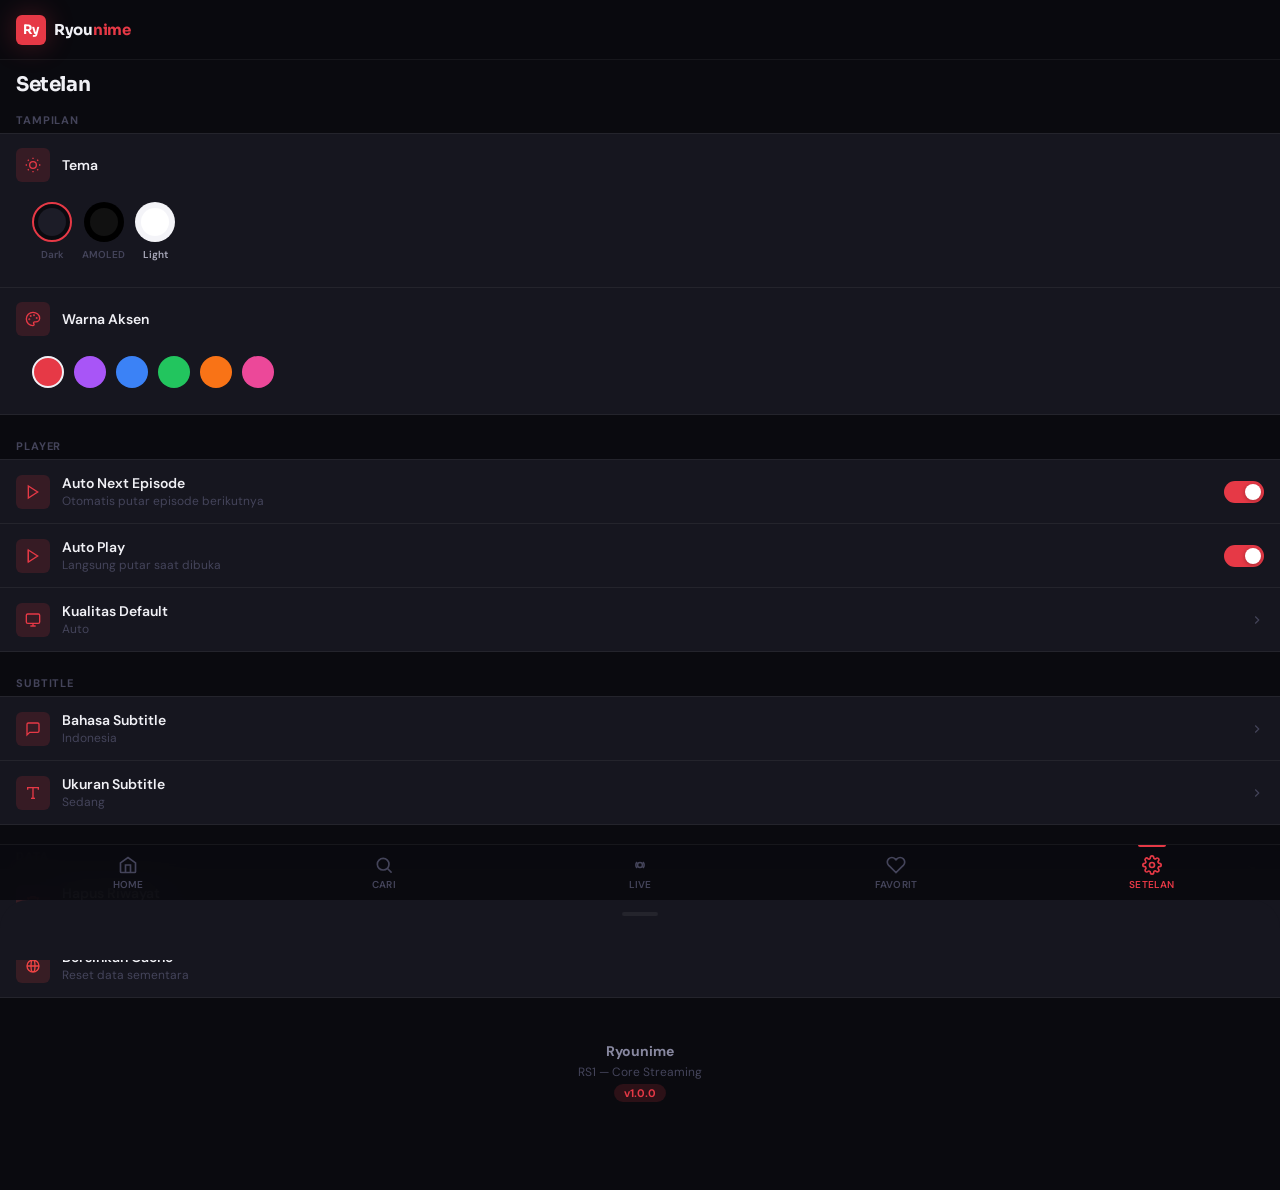
<file: settings.html>
<!DOCTYPE html>
<html lang="id" data-theme="">
<head>
  <meta charset="UTF-8">
  <meta name="viewport" content="width=device-width, initial-scale=1, viewport-fit=cover">
  <meta name="theme-color" content="#0a0a0f">
  <title>Setelan — Ryounime</title>
  <link rel="stylesheet" href="assets/css/base.css">
  <link rel="stylesheet" href="assets/css/nav.css">
  <style>
    .settings-page { padding: calc(var(--header-h) + 12px) 0 calc(var(--bottom-nav-h) + 24px); }
    .page-title {
      font-family: var(--font-display);
      font-size: 20px;
      font-weight: 700;
      padding: 0 16px 16px;
      letter-spacing: -0.02em;
    }
    .settings-group { margin-bottom: 24px; }
    .settings-group-label {
      font-size: 11px;
      font-weight: 700;
      letter-spacing: 0.08em;
      text-transform: uppercase;
      color: var(--text-muted);
      padding: 0 16px;
      margin-bottom: 6px;
    }
    .settings-list {
      background: var(--bg-card);
      border-top: 1px solid var(--border);
      border-bottom: 1px solid var(--border);
    }
    .settings-row {
      display: flex;
      align-items: center;
      gap: 12px;
      padding: 14px 16px;
      border-bottom: 1px solid var(--border);
      cursor: pointer;
      transition: background var(--transition);
    }
    .settings-row:last-child { border-bottom: none; }
    .settings-row:active { background: var(--bg-card-hover); }
    .settings-row-icon {
      width: 34px; height: 34px;
      border-radius: var(--radius-sm);
      background: var(--accent-dim);
      display: flex; align-items: center; justify-content: center;
      color: var(--accent);
      flex-shrink: 0;
    }
    .settings-row-icon svg { width: 16px; height: 16px; }
    .settings-row-body { flex: 1; min-width: 0; }
    .settings-row-title { font-size: 14px; font-weight: 600; }
    .settings-row-sub { font-size: 12px; color: var(--text-muted); margin-top: 1px; }
    .settings-row-right { color: var(--text-muted); display: flex; align-items: center; gap: 6px; font-size: 13px; }
    .settings-row-right svg { width: 14px; height: 14px; }

    /* Toggle */
    .toggle { position: relative; width: 40px; height: 22px; cursor: pointer; flex-shrink: 0; }
    .toggle input { opacity: 0; width: 0; height: 0; }
    .toggle-track { position: absolute; inset: 0; background: var(--text-muted); border-radius: 99px; transition: background var(--transition); }
    .toggle input:checked + .toggle-track { background: var(--accent); }
    .toggle-thumb { position: absolute; top: 3px; left: 3px; width: 16px; height: 16px; background: #fff; border-radius: 50%; transition: transform var(--transition); box-shadow: 0 1px 4px rgba(0,0,0,0.3); }
    .toggle input:checked ~ .toggle-thumb { transform: translateX(18px); }

    /* Theme picker */
    .theme-picker {
      display: flex;
      gap: 10px;
      padding: 12px 16px;
      overflow-x: auto;
      scrollbar-width: none;
    }
    .theme-picker::-webkit-scrollbar { display: none; }
    .theme-swatch {
      display: flex;
      flex-direction: column;
      align-items: center;
      gap: 6px;
      cursor: pointer;
    }
    .theme-swatch-circle {
      width: 40px; height: 40px;
      border-radius: 50%;
      border: 2px solid transparent;
      transition: border-color var(--transition);
      position: relative;
      overflow: hidden;
    }
    .theme-swatch.active .theme-swatch-circle { border-color: var(--accent); }
    .theme-swatch-circle::after {
      content: '';
      position: absolute;
      inset: 4px;
      border-radius: 50%;
    }
    .theme-swatch span { font-size: 10px; font-weight: 600; color: var(--text-muted); }
    .swatch-dark   { background: #0a0a0f; } .swatch-dark::after   { background: #1c1c27; }
    .swatch-amoled { background: #000; }    .swatch-amoled::after { background: #111; }
    .swatch-light  { background: #f4f4f8; } .swatch-light::after  { background: #fff; }
    .swatch-purple { background: #1a0a2e; } .swatch-purple::after { background: #a855f7; }
    .swatch-blue   { background: #0a1628; } .swatch-blue::after   { background: #3b82f6; }

    /* Accent color picker */
    .color-picker { display: flex; gap: 10px; padding: 12px 16px; overflow-x: auto; scrollbar-width: none; }
    .color-picker::-webkit-scrollbar { display: none; }
    .color-dot {
      width: 32px; height: 32px;
      border-radius: 50%;
      border: 2px solid transparent;
      cursor: pointer;
      transition: border-color var(--transition), transform var(--transition);
      flex-shrink: 0;
    }
    .color-dot:active { transform: scale(0.9); }
    .color-dot.active { border-color: var(--text-primary); }

    /* App info */
    .app-info {
      text-align: center;
      padding: 20px 16px 8px;
      color: var(--text-muted);
      font-size: 12px;
    }
    .app-info strong { color: var(--text-secondary); font-size: 14px; display: block; margin-bottom: 4px; }
    .version-badge {
      display: inline-block;
      background: var(--accent-dim);
      color: var(--accent);
      padding: 2px 10px;
      border-radius: 99px;
      font-size: 11px;
      font-weight: 700;
      margin-top: 4px;
    }

    /* Modal bottom sheet */
    .sheet-backdrop {
      position: fixed; inset: 0;
      background: rgba(0,0,0,0.6);
      z-index: 300;
      opacity: 0;
      pointer-events: none;
      transition: opacity var(--transition);
    }
    .sheet-backdrop.open { opacity: 1; pointer-events: auto; }
    .sheet {
      position: fixed;
      bottom: 0; left: 0; right: 0;
      background: var(--bg-card);
      border-radius: var(--radius-xl) var(--radius-xl) 0 0;
      padding: 0 0 calc(env(safe-area-inset-bottom) + 16px);
      z-index: 301;
      transform: translateY(100%);
      transition: transform var(--transition-slow);
    }
    .sheet.open { transform: none; }
    .sheet-handle { width: 36px; height: 4px; background: var(--border); border-radius: 99px; margin: 12px auto 16px; }
    .sheet-title { font-size: 15px; font-weight: 700; padding: 0 16px 12px; font-family: var(--font-display); }
    .sheet-option {
      display: flex;
      align-items: center;
      justify-content: space-between;
      padding: 13px 16px;
      font-size: 14px;
      font-weight: 500;
      cursor: pointer;
      transition: background var(--transition);
    }
    .sheet-option:active { background: var(--bg-card-hover); }
    .sheet-option.active { color: var(--accent); }
    .sheet-option.active::after { content: '✓'; font-weight: 700; }
  </style>
</head>
<body>

<header class="header">
  <div class="header-logo">
    <div class="header-logo-mark">Ry</div>
    <span class="header-logo-text">Ryou<span>nime</span></span>
  </div>
</header>

<div class="settings-page">
  <div class="page-title">Setelan</div>

  <!-- TAMPILAN -->
  <div class="settings-group">
    <div class="settings-group-label">Tampilan</div>
    <div class="settings-list">
      <!-- Theme -->
      <div class="settings-row" style="cursor:default;flex-direction:column;align-items:flex-start;gap:8px">
        <div style="display:flex;align-items:center;gap:12px;width:100%">
          <div class="settings-row-icon">
            <svg fill="none" stroke="currentColor" stroke-width="2" viewBox="0 0 24 24">
              <circle cx="12" cy="12" r="5"/><path d="M12 1v2M12 21v2M4.22 4.22l1.42 1.42M18.36 18.36l1.42 1.42M1 12h2M21 12h2M4.22 19.78l1.42-1.42M18.36 5.64l1.42-1.42"/>
            </svg>
          </div>
          <div class="settings-row-body">
            <div class="settings-row-title">Tema</div>
          </div>
        </div>
        <div class="theme-picker" id="theme-picker">
          <div class="theme-swatch" data-theme="">
            <div class="theme-swatch-circle swatch-dark"></div>
            <span>Dark</span>
          </div>
          <div class="theme-swatch" data-theme="amoled">
            <div class="theme-swatch-circle swatch-amoled"></div>
            <span>AMOLED</span>
          </div>
          <div class="theme-swatch" data-theme="light">
            <div class="theme-swatch-circle swatch-light"></div>
            <span>Light</span>
          </div>
        </div>
      </div>

      <!-- Accent color -->
      <div class="settings-row" style="cursor:default;flex-direction:column;align-items:flex-start;gap:8px">
        <div style="display:flex;align-items:center;gap:12px;width:100%">
          <div class="settings-row-icon">
            <svg fill="none" stroke="currentColor" stroke-width="2" viewBox="0 0 24 24">
              <circle cx="13.5" cy="6.5" r=".5" fill="currentColor"/><circle cx="17.5" cy="10.5" r=".5" fill="currentColor"/>
              <circle cx="8.5" cy="7.5" r=".5" fill="currentColor"/><circle cx="6.5" cy="12.5" r=".5" fill="currentColor"/>
              <path d="M12 2C6.5 2 2 6.5 2 12s4.5 10 10 10c.926 0 1.648-.746 1.648-1.688 0-.437-.18-.835-.437-1.125-.29-.289-.438-.652-.438-1.125a1.64 1.64 0 0 1 1.668-1.668h1.996c3.051 0 5.555-2.503 5.555-5.554C21.965 6.012 17.461 2 12 2z"/>
            </svg>
          </div>
          <div class="settings-row-body">
            <div class="settings-row-title">Warna Aksen</div>
          </div>
        </div>
        <div class="color-picker" id="color-picker">
          <div class="color-dot" data-color="" style="background:#e63946" title="Merah"></div>
          <div class="color-dot" data-color="purple" style="background:#a855f7" title="Ungu"></div>
          <div class="color-dot" data-color="blue" style="background:#3b82f6" title="Biru"></div>
          <div class="color-dot" data-color="green" style="background:#22c55e" title="Hijau"></div>
          <div class="color-dot" data-color="orange" style="background:#f97316" title="Oranye"></div>
          <div class="color-dot" data-color="pink" style="background:#ec4899" title="Pink"></div>
        </div>
      </div>
    </div>
  </div>

  <!-- PLAYER -->
  <div class="settings-group">
    <div class="settings-group-label">Player</div>
    <div class="settings-list">
      <div class="settings-row">
        <div class="settings-row-icon">
          <svg fill="none" stroke="currentColor" stroke-width="2" viewBox="0 0 24 24">
            <polygon points="5,3 19,12 5,21"/>
          </svg>
        </div>
        <div class="settings-row-body">
          <div class="settings-row-title">Auto Next Episode</div>
          <div class="settings-row-sub">Otomatis putar episode berikutnya</div>
        </div>
        <label class="toggle">
          <input type="checkbox" id="auto-next" checked>
          <div class="toggle-track"></div>
          <div class="toggle-thumb"></div>
        </label>
      </div>
      <div class="settings-row">
        <div class="settings-row-icon">
          <svg fill="none" stroke="currentColor" stroke-width="2" viewBox="0 0 24 24">
            <polygon points="5,3 19,12 5,21"/>
            <path d="M5 3v18"/>
          </svg>
        </div>
        <div class="settings-row-body">
          <div class="settings-row-title">Auto Play</div>
          <div class="settings-row-sub">Langsung putar saat dibuka</div>
        </div>
        <label class="toggle">
          <input type="checkbox" id="auto-play" checked>
          <div class="toggle-track"></div>
          <div class="toggle-thumb"></div>
        </label>
      </div>
      <div class="settings-row" id="quality-row">
        <div class="settings-row-icon">
          <svg fill="none" stroke="currentColor" stroke-width="2" viewBox="0 0 24 24">
            <rect x="2" y="3" width="20" height="14" rx="2"/><path d="M8 21h8M12 17v4"/>
          </svg>
        </div>
        <div class="settings-row-body">
          <div class="settings-row-title">Kualitas Default</div>
          <div class="settings-row-sub" id="quality-label">Auto</div>
        </div>
        <div class="settings-row-right">
          <svg fill="none" stroke="currentColor" stroke-width="2" viewBox="0 0 24 24"><path d="m9 18 6-6-6-6"/></svg>
        </div>
      </div>
    </div>
  </div>

  <!-- SUBTITLE -->
  <div class="settings-group">
    <div class="settings-group-label">Subtitle</div>
    <div class="settings-list">
      <div class="settings-row" id="sub-lang-row">
        <div class="settings-row-icon">
          <svg fill="none" stroke="currentColor" stroke-width="2" viewBox="0 0 24 24">
            <path d="M21 15a2 2 0 0 1-2 2H7l-4 4V5a2 2 0 0 1 2-2h14a2 2 0 0 1 2 2z"/>
          </svg>
        </div>
        <div class="settings-row-body">
          <div class="settings-row-title">Bahasa Subtitle</div>
          <div class="settings-row-sub" id="sub-lang-label">Indonesia</div>
        </div>
        <div class="settings-row-right">
          <svg fill="none" stroke="currentColor" stroke-width="2" viewBox="0 0 24 24"><path d="m9 18 6-6-6-6"/></svg>
        </div>
      </div>
      <div class="settings-row" id="sub-size-row">
        <div class="settings-row-icon">
          <svg fill="none" stroke="currentColor" stroke-width="2" viewBox="0 0 24 24">
            <polyline points="4 7 4 4 20 4 20 7"/><line x1="9" y1="20" x2="15" y2="20"/><line x1="12" y1="4" x2="12" y2="20"/>
          </svg>
        </div>
        <div class="settings-row-body">
          <div class="settings-row-title">Ukuran Subtitle</div>
          <div class="settings-row-sub" id="sub-size-label">Sedang</div>
        </div>
        <div class="settings-row-right">
          <svg fill="none" stroke="currentColor" stroke-width="2" viewBox="0 0 24 24"><path d="m9 18 6-6-6-6"/></svg>
        </div>
      </div>
    </div>
  </div>

  <!-- DATA -->
  <div class="settings-group">
    <div class="settings-group-label">Data</div>
    <div class="settings-list">
      <div class="settings-row" id="clear-history-btn">
        <div class="settings-row-icon" style="background:rgba(239,68,68,0.15);color:#ef4444">
          <svg fill="none" stroke="currentColor" stroke-width="2" viewBox="0 0 24 24">
            <polyline points="3 6 5 6 21 6"/><path d="M19 6l-1 14H6L5 6"/><path d="M10 11v6M14 11v6"/><path d="M9 6V4h6v2"/>
          </svg>
        </div>
        <div class="settings-row-body">
          <div class="settings-row-title">Hapus Riwayat</div>
          <div class="settings-row-sub">Bersihkan semua riwayat tontonan</div>
        </div>
      </div>
      <div class="settings-row" id="clear-cache-btn">
        <div class="settings-row-icon" style="background:rgba(239,68,68,0.15);color:#ef4444">
          <svg fill="none" stroke="currentColor" stroke-width="2" viewBox="0 0 24 24">
            <path d="M21 12a9 9 0 0 1-9 9m9-9a9 9 0 0 0-9-9m9 9H3m9 9a9 9 0 0 1-9-9m9 9c1.657 0 3-4.03 3-9s-1.343-9-3-9m0 18c-1.657 0-3-4.03-3-9s1.343-9 3-9m-9 9a9 9 0 0 1 9-9"/>
          </svg>
        </div>
        <div class="settings-row-body">
          <div class="settings-row-title">Bersihkan Cache</div>
          <div class="settings-row-sub">Reset data sementara</div>
        </div>
      </div>
    </div>
  </div>

  <!-- APP INFO -->
  <div class="app-info">
    <strong>Ryounime</strong>
    RS1 — Core Streaming
    <br>
    <span class="version-badge">v1.0.0</span>
  </div>
</div>

<!-- BOTTOM NAV -->
<nav class="bottom-nav">
  <div class="nav-items">
    <a href="index.html" class="nav-item">
      <svg fill="none" stroke="currentColor" stroke-width="2" viewBox="0 0 24 24">
        <path d="M3 9.5L12 3l9 6.5V20a1 1 0 0 1-1 1H4a1 1 0 0 1-1-1V9.5z"/><path d="M9 21V12h6v9"/>
      </svg><span>Home</span>
    </a>
    <a href="search.html" class="nav-item">
      <svg fill="none" stroke="currentColor" stroke-width="2" viewBox="0 0 24 24">
        <circle cx="11" cy="11" r="7"/><path d="m16.5 16.5 4 4" stroke-linecap="round"/>
      </svg><span>Cari</span>
    </a>
    <a href="live.html" class="nav-item">
      <svg fill="none" stroke="currentColor" stroke-width="2" viewBox="0 0 24 24">
        <circle cx="12" cy="12" r="3"/><path d="M8.5 8.5a5 5 0 0 0 0 7M15.5 8.5a5 5 0 0 1 0 7"/>
      </svg><span>Live</span>
    </a>
    <a href="favorites.html" class="nav-item">
      <svg fill="none" stroke="currentColor" stroke-width="2" viewBox="0 0 24 24">
        <path d="M20.84 4.61a5.5 5.5 0 0 0-7.78 0L12 5.67l-1.06-1.06a5.5 5.5 0 0 0-7.78 7.78l1.06 1.06L12 21.23l7.78-7.78 1.06-1.06a5.5 5.5 0 0 0 0-7.78z"/>
      </svg><span>Favorit</span>
    </a>
    <a href="settings.html" class="nav-item active">
      <svg fill="none" stroke="currentColor" stroke-width="2" viewBox="0 0 24 24">
        <circle cx="12" cy="12" r="3"/>
        <path d="M19.4 15a1.65 1.65 0 0 0 .33 1.82l.06.06a2 2 0 1 1-2.83 2.83l-.06-.06a1.65 1.65 0 0 0-1.82-.33 1.65 1.65 0 0 0-1 1.51V21a2 2 0 1 1-4 0v-.09A1.65 1.65 0 0 0 9 19.4a1.65 1.65 0 0 0-1.82.33l-.06.06a2 2 0 1 1-2.83-2.83l.06-.06A1.65 1.65 0 0 0 4.68 15a1.65 1.65 0 0 0-1.51-1H3a2 2 0 1 1 0-4h.09A1.65 1.65 0 0 0 4.6 9a1.65 1.65 0 0 0-.33-1.82l-.06-.06a2 2 0 1 1 2.83-2.83l.06.06A1.65 1.65 0 0 0 9 4.68a1.65 1.65 0 0 0 1-1.51V3a2 2 0 1 1 4 0v.09a1.65 1.65 0 0 0 1 1.51 1.65 1.65 0 0 0 1.82-.33l.06-.06a2 2 0 1 1 2.83 2.83l-.06.06A1.65 1.65 0 0 0 19.4 9a1.65 1.65 0 0 0 1.51 1H21a2 2 0 1 1 0 4h-.09a1.65 1.65 0 0 0-1.51 1z"/>
      </svg><span>Setelan</span>
    </a>
  </div>
</nav>

<!-- SHEET -->
<div class="sheet-backdrop" id="sheet-backdrop"></div>
<div class="sheet" id="sheet">
  <div class="sheet-handle"></div>
  <div class="sheet-title" id="sheet-title"></div>
  <div id="sheet-options"></div>
</div>

<script src="assets/js/utils.js"></script>
<script>
// ===== INIT =====
const s = Settings.get();

// Theme picker
const currentTheme = s.theme || 'dark';
document.querySelectorAll('.theme-swatch').forEach(sw => {
  const t = sw.dataset.theme;
  if ((t === '' && currentTheme === 'dark') || t === currentTheme) sw.classList.add('active');
  sw.addEventListener('click', () => {
    const theme = sw.dataset.theme || 'dark';
    Settings.set('theme', theme === '' ? 'dark' : theme);
    document.documentElement.setAttribute('data-theme', sw.dataset.theme);
    document.querySelectorAll('.theme-swatch').forEach(s => s.classList.toggle('active', s === sw));
  });
});

// Color picker
const currentColor = s.accentColor || '';
document.querySelectorAll('.color-dot').forEach(dot => {
  if (dot.dataset.color === currentColor) dot.classList.add('active');
  dot.addEventListener('click', () => {
    Settings.set('accentColor', dot.dataset.color);
    // Apply accent color via data-theme attribute
    const baseTheme = Settings.get('theme') || 'dark';
    const accentMap = { purple: 'purple', blue: 'blue', green: 'green', orange: 'orange', pink: 'pink' };
    const accent = accentMap[dot.dataset.color];
    const themeVal = accent ? accent : (baseTheme === 'dark' ? '' : baseTheme);
    document.documentElement.setAttribute('data-theme', themeVal);
    document.querySelectorAll('.color-dot').forEach(d => d.classList.toggle('active', d === dot));
  });
});

// Toggles
document.getElementById('auto-next').checked = s.autoNext !== false;
document.getElementById('auto-play').checked = s.autoPlay !== false;
document.getElementById('auto-next').addEventListener('change', e => Settings.set('autoNext', e.target.checked));
document.getElementById('auto-play').addEventListener('change', e => Settings.set('autoPlay', e.target.checked));

// Sheet
const backdrop = document.getElementById('sheet-backdrop');
const sheet = document.getElementById('sheet');
function openSheet(title, options, currentVal, onSelect) {
  document.getElementById('sheet-title').textContent = title;
  document.getElementById('sheet-options').innerHTML = options.map(o => `
    <div class="sheet-option ${o.value === currentVal ? 'active' : ''}" data-value="${o.value}">${o.label}</div>
  `).join('');
  document.querySelectorAll('.sheet-option').forEach(opt => {
    opt.addEventListener('click', () => {
      onSelect(opt.dataset.value, opt.textContent);
      closeSheet();
    });
  });
  backdrop.classList.add('open');
  sheet.classList.add('open');
}
function closeSheet() { backdrop.classList.remove('open'); sheet.classList.remove('open'); }
backdrop.addEventListener('click', closeSheet);

// Quality
const qualityOpts = [
  { label: 'Auto', value: 'auto' },
  { label: '1080p', value: '1080p' },
  { label: '720p', value: '720p' },
  { label: '480p', value: '480p' },
  { label: '360p', value: '360p' },
];
document.getElementById('quality-label').textContent = qualityOpts.find(o => o.value === (s.quality || 'auto'))?.label || 'Auto';
document.getElementById('quality-row').addEventListener('click', () => {
  openSheet('Kualitas Default', qualityOpts, Settings.get('quality') || 'auto', (val, label) => {
    Settings.set('quality', val);
    document.getElementById('quality-label').textContent = label;
  });
});

// Subtitle lang
const langOpts = [
  { label: 'Indonesia', value: 'id' },
  { label: 'English', value: 'en' },
  { label: 'Nonaktif', value: 'off' },
];
document.getElementById('sub-lang-label').textContent = langOpts.find(o => o.value === (s.subtitleLang || 'id'))?.label || 'Indonesia';
document.getElementById('sub-lang-row').addEventListener('click', () => {
  openSheet('Bahasa Subtitle', langOpts, Settings.get('subtitleLang') || 'id', (val, label) => {
    Settings.set('subtitleLang', val);
    document.getElementById('sub-lang-label').textContent = label;
  });
});

// Subtitle size
const sizeOpts = [
  { label: 'Kecil', value: 'small' },
  { label: 'Sedang', value: 'medium' },
  { label: 'Besar', value: 'large' },
];
document.getElementById('sub-size-label').textContent = sizeOpts.find(o => o.value === (s.subtitleSize || 'medium'))?.label || 'Sedang';
document.getElementById('sub-size-row').addEventListener('click', () => {
  openSheet('Ukuran Subtitle', sizeOpts, Settings.get('subtitleSize') || 'medium', (val, label) => {
    Settings.set('subtitleSize', val);
    document.getElementById('sub-size-label').textContent = label;
  });
});

// Clear history
document.getElementById('clear-history-btn').addEventListener('click', () => {
  if (confirm('Hapus semua riwayat tontonan?')) {
    History.clear();
    ContinueWatching._key && localStorage.removeItem('ryo_continue');
    alert('Riwayat dihapus.');
  }
});

// Clear cache
document.getElementById('clear-cache-btn').addEventListener('click', () => {
  if ('caches' in window) {
    caches.keys().then(keys => Promise.all(keys.map(k => caches.delete(k)))).then(() => alert('Cache dibersihkan.'));
  } else {
    alert('Cache dibersihkan.');
  }
});
</script>
</body>
</html>
</file>
<file: assets/css/base.css>
@import url('https://fonts.googleapis.com/css2?family=Sora:wght@400;500;600;700&family=DM+Sans:wght@400;500;600&display=swap');
@import 'vars.css';

*, *::before, *::after { box-sizing: border-box; margin: 0; padding: 0; }

html {
  font-size: 16px;
  scroll-behavior: smooth;
  -webkit-tap-highlight-color: transparent;
}

body {
  font-family: var(--font-body);
  background: var(--bg-primary);
  color: var(--text-primary);
  min-height: 100dvh;
  overflow-x: hidden;
  -webkit-font-smoothing: antialiased;
}

a { color: inherit; text-decoration: none; }
button { cursor: pointer; border: none; background: none; font-family: inherit; }
img { display: block; max-width: 100%; }
ul, ol { list-style: none; }
input, select, textarea { font-family: inherit; }

/* Scrollbar */
::-webkit-scrollbar { width: 4px; height: 4px; }
::-webkit-scrollbar-track { background: transparent; }
::-webkit-scrollbar-thumb { background: var(--text-muted); border-radius: 99px; }

/* Selection */
::selection { background: var(--accent-dim); color: var(--text-primary); }

/* Lazy image */
img.lazy { opacity: 0; transition: opacity var(--transition-slow); }
img.lazy.loaded { opacity: 1; }

/* Skeleton */
.skeleton {
  background: linear-gradient(90deg, var(--bg-card) 25%, var(--bg-card-hover) 50%, var(--bg-card) 75%);
  background-size: 200% 100%;
  animation: skeleton-shimmer 1.4s infinite;
  border-radius: var(--radius-sm);
}
@keyframes skeleton-shimmer {
  0% { background-position: 200% 0; }
  100% { background-position: -200% 0; }
}

/* Truncate utilities */
.line-clamp-1 { overflow: hidden; display: -webkit-box; -webkit-line-clamp: 1; -webkit-box-orient: vertical; }
.line-clamp-2 { overflow: hidden; display: -webkit-box; -webkit-line-clamp: 2; -webkit-box-orient: vertical; }
.line-clamp-3 { overflow: hidden; display: -webkit-box; -webkit-line-clamp: 3; -webkit-box-orient: vertical; }

/* Badge */
.badge {
  display: inline-flex;
  align-items: center;
  gap: 4px;
  padding: 2px 8px;
  border-radius: 99px;
  font-size: 11px;
  font-weight: 600;
  letter-spacing: 0.03em;
  text-transform: uppercase;
}
.badge-accent { background: var(--accent-dim); color: var(--accent); border: 1px solid var(--border-accent); }
.badge-dark   { background: rgba(0,0,0,0.5); color: var(--text-secondary); }

/* Fade in */
@keyframes fadeIn { from { opacity: 0; transform: translateY(8px); } to { opacity: 1; transform: none; } }
.fade-in { animation: fadeIn 0.35s ease both; }

/* Spinner */
.spinner {
  width: 32px; height: 32px;
  border: 3px solid var(--border);
  border-top-color: var(--accent);
  border-radius: 50%;
  animation: spin 0.7s linear infinite;
}
@keyframes spin { to { transform: rotate(360deg); } }

/* Page layout */
.page {
  padding-top: var(--header-h);
  padding-bottom: calc(var(--bottom-nav-h) + 16px);
  min-height: 100dvh;
}

/* Container */
.container { width: 100%; max-width: 1200px; margin: 0 auto; padding: 0 16px; }

/* Section */
.section { margin: 28px 0; }
.section-header {
  display: flex;
  align-items: center;
  justify-content: space-between;
  margin-bottom: 14px;
  padding: 0 16px;
}
.section-title {
  font-family: var(--font-display);
  font-size: 16px;
  font-weight: 700;
  letter-spacing: -0.01em;
}
.section-more {
  font-size: 12px;
  color: var(--accent);
  font-weight: 600;
  transition: opacity var(--transition);
}
.section-more:hover { opacity: 0.7; }

/* Horizontal scroll row */
.scroll-row {
  display: flex;
  gap: 10px;
  overflow-x: auto;
  padding: 4px 16px 8px;
  scrollbar-width: none;
}
.scroll-row::-webkit-scrollbar { display: none; }

/* Grid */
.grid-cards {
  display: grid;
  grid-template-columns: repeat(auto-fill, minmax(130px, 1fr));
  gap: 12px;
  padding: 0 16px;
}
@media (min-width: 480px) {
  .grid-cards { grid-template-columns: repeat(auto-fill, minmax(150px, 1fr)); }
}
@media (min-width: 768px) {
  .grid-cards { grid-template-columns: repeat(auto-fill, minmax(170px, 1fr)); }
}
</file>
<file: assets/css/nav.css>
/* ===== HEADER ===== */
.header {
  position: fixed;
  top: 0; left: 0; right: 0;
  height: var(--header-h);
  background: var(--bg-overlay);
  backdrop-filter: blur(16px);
  -webkit-backdrop-filter: blur(16px);
  border-bottom: 1px solid var(--border);
  display: flex;
  align-items: center;
  padding: 0 16px;
  gap: 12px;
  z-index: 100;
  transition: background var(--transition);
}

.header-logo {
  display: flex;
  align-items: center;
  gap: 8px;
  flex: 1;
}
.header-logo-mark {
  width: 30px; height: 30px;
  background: var(--accent);
  border-radius: var(--radius-sm);
  display: flex;
  align-items: center;
  justify-content: center;
  font-family: var(--font-display);
  font-weight: 700;
  font-size: 13px;
  color: #fff;
  letter-spacing: -0.03em;
  flex-shrink: 0;
  box-shadow: var(--shadow-accent);
}
.header-logo-text {
  font-family: var(--font-display);
  font-size: 15px;
  font-weight: 700;
  letter-spacing: -0.02em;
}
.header-logo-text span { color: var(--accent); }

.header-search-btn {
  width: 36px; height: 36px;
  border-radius: var(--radius-md);
  background: var(--bg-card);
  border: 1px solid var(--border);
  display: flex;
  align-items: center;
  justify-content: center;
  color: var(--text-secondary);
  transition: all var(--transition);
  flex-shrink: 0;
}
.header-search-btn:hover, .header-search-btn:active {
  background: var(--bg-card-hover);
  color: var(--text-primary);
}
.header-search-btn svg { width: 16px; height: 16px; }

/* ===== BOTTOM NAV ===== */
.bottom-nav {
  position: fixed;
  bottom: 0; left: 0; right: 0;
  height: var(--bottom-nav-h);
  background: var(--bg-overlay);
  backdrop-filter: blur(16px);
  -webkit-backdrop-filter: blur(16px);
  border-top: 1px solid var(--border);
  display: flex;
  align-items: center;
  z-index: 100;
  padding-bottom: env(safe-area-inset-bottom);
}

.nav-items {
  display: flex;
  width: 100%;
  height: 100%;
}

.nav-item {
  flex: 1;
  display: flex;
  flex-direction: column;
  align-items: center;
  justify-content: center;
  gap: 3px;
  color: var(--text-muted);
  transition: color var(--transition);
  position: relative;
  -webkit-tap-highlight-color: transparent;
}
.nav-item svg { width: 20px; height: 20px; }
.nav-item span {
  font-size: 10px;
  font-weight: 600;
  letter-spacing: 0.02em;
  text-transform: uppercase;
}
.nav-item.active { color: var(--accent); }
.nav-item.active::before {
  content: '';
  position: absolute;
  top: 0; left: 50%;
  transform: translateX(-50%);
  width: 28px; height: 2px;
  background: var(--accent);
  border-radius: 0 0 4px 4px;
}

/* ===== SEARCH OVERLAY ===== */
.search-overlay {
  position: fixed;
  inset: 0;
  background: var(--bg-overlay);
  backdrop-filter: blur(20px);
  -webkit-backdrop-filter: blur(20px);
  z-index: 200;
  display: flex;
  flex-direction: column;
  transform: translateY(-100%);
  transition: transform var(--transition-slow);
}
.search-overlay.open { transform: none; }

.search-bar {
  display: flex;
  align-items: center;
  gap: 10px;
  padding: 12px 16px;
  border-bottom: 1px solid var(--border);
  padding-top: calc(12px + env(safe-area-inset-top));
}
.search-input-wrap {
  flex: 1;
  position: relative;
}
.search-input {
  width: 100%;
  background: var(--bg-card);
  border: 1px solid var(--border);
  border-radius: var(--radius-md);
  padding: 10px 16px 10px 40px;
  color: var(--text-primary);
  font-size: 15px;
  outline: none;
  transition: border-color var(--transition);
}
.search-input:focus { border-color: var(--border-accent); }
.search-input-icon {
  position: absolute;
  left: 12px; top: 50%;
  transform: translateY(-50%);
  color: var(--text-muted);
  width: 16px; height: 16px;
  pointer-events: none;
}
.search-cancel {
  color: var(--accent);
  font-size: 14px;
  font-weight: 600;
  padding: 8px 4px;
  white-space: nowrap;
}
.search-results {
  flex: 1;
  overflow-y: auto;
  padding: 12px 16px;
}
</file>
<file: assets/css/hero.css>
/* ===== HERO BANNER ===== */
.hero {
  position: relative;
  width: 100%;
  height: 55vw;
  min-height: 220px;
  max-height: 420px;
  overflow: hidden;
  background: var(--bg-secondary);
}

.hero-slides {
  display: flex;
  height: 100%;
  transition: transform 0.55s cubic-bezier(0.4,0,0.2,1);
}

.hero-slide {
  position: relative;
  min-width: 100%;
  height: 100%;
  flex-shrink: 0;
}

.hero-bg {
  position: absolute;
  inset: 0;
}
.hero-bg img {
  width: 100%; height: 100%;
  object-fit: cover;
  object-position: center top;
}
.hero-bg::after {
  content: '';
  position: absolute;
  inset: 0;
  background: linear-gradient(
    to bottom,
    rgba(10,10,15,0.25) 0%,
    rgba(10,10,15,0.1) 30%,
    rgba(10,10,15,0.7) 70%,
    var(--bg-primary) 100%
  );
}

.hero-content {
  position: absolute;
  bottom: 0; left: 0; right: 0;
  padding: 16px;
  z-index: 1;
}

.hero-type-badge {
  display: inline-flex;
  align-items: center;
  gap: 4px;
  background: var(--accent);
  color: #fff;
  font-size: 10px;
  font-weight: 700;
  letter-spacing: 0.06em;
  text-transform: uppercase;
  padding: 3px 8px;
  border-radius: 4px;
  margin-bottom: 8px;
}

.hero-title {
  font-family: var(--font-display);
  font-size: clamp(18px, 5vw, 26px);
  font-weight: 700;
  line-height: 1.2;
  letter-spacing: -0.02em;
  margin-bottom: 6px;
  text-shadow: 0 2px 12px rgba(0,0,0,0.5);
}

.hero-meta {
  display: flex;
  align-items: center;
  gap: 8px;
  font-size: 12px;
  color: rgba(255,255,255,0.7);
  margin-bottom: 12px;
}
.hero-meta span { display: flex; align-items: center; gap: 3px; }
.hero-meta .dot {
  width: 3px; height: 3px;
  background: rgba(255,255,255,0.4);
  border-radius: 50%;
}

.hero-actions {
  display: flex;
  gap: 8px;
  align-items: center;
}
.btn-watch {
  display: flex;
  align-items: center;
  gap: 6px;
  padding: 9px 18px;
  background: var(--accent);
  color: #fff;
  border-radius: var(--radius-md);
  font-size: 13px;
  font-weight: 700;
  transition: all var(--transition);
  box-shadow: var(--shadow-accent);
}
.btn-watch:active { transform: scale(0.97); opacity: 0.9; }
.btn-watch svg { width: 14px; height: 14px; fill: #fff; }

.btn-info {
  display: flex;
  align-items: center;
  gap: 6px;
  padding: 9px 16px;
  background: rgba(255,255,255,0.12);
  color: #fff;
  border-radius: var(--radius-md);
  font-size: 13px;
  font-weight: 600;
  border: 1px solid rgba(255,255,255,0.15);
  backdrop-filter: blur(8px);
  transition: all var(--transition);
}
.btn-info:active { transform: scale(0.97); }
.btn-info svg { width: 14px; height: 14px; }

/* Hero dots */
.hero-dots {
  position: absolute;
  bottom: 60px; right: 16px;
  display: flex;
  gap: 4px;
  z-index: 2;
}
.hero-dot {
  width: 5px; height: 5px;
  border-radius: 99px;
  background: rgba(255,255,255,0.3);
  transition: all 0.3s;
  cursor: pointer;
}
.hero-dot.active {
  width: 18px;
  background: var(--accent);
}
</file>
<file: assets/css/card.css>
/* ===== ANIME CARD ===== */
.card {
  position: relative;
  border-radius: var(--radius-md);
  overflow: hidden;
  background: var(--bg-card);
  cursor: pointer;
  transition: transform var(--transition), box-shadow var(--transition);
  -webkit-tap-highlight-color: transparent;
  flex-shrink: 0;
}
.card:active { transform: scale(0.97); }

/* Poster card (vertical, 2:3) */
.card-poster {
  width: 130px;
}
.card-poster .card-thumb {
  aspect-ratio: 2/3;
  width: 100%;
  position: relative;
  overflow: hidden;
  background: var(--bg-secondary);
}
.card-poster .card-thumb img {
  width: 100%; height: 100%;
  object-fit: cover;
  transition: transform 0.4s ease;
}
.card-poster:hover .card-thumb img { transform: scale(1.05); }

.card-thumb .card-overlay {
  position: absolute;
  inset: 0;
  background: linear-gradient(to top, rgba(0,0,0,0.85) 0%, transparent 55%);
  opacity: 0;
  transition: opacity var(--transition);
}
.card:hover .card-overlay { opacity: 1; }

.card-thumb .card-badges {
  position: absolute;
  top: 6px; left: 6px;
  display: flex;
  flex-direction: column;
  gap: 3px;
}
.card-thumb .card-ep-badge {
  position: absolute;
  bottom: 6px; right: 6px;
  background: rgba(0,0,0,0.75);
  color: var(--text-secondary);
  font-size: 10px;
  font-weight: 600;
  padding: 2px 6px;
  border-radius: 4px;
}
.card-thumb .card-play {
  position: absolute;
  inset: 0;
  display: flex;
  align-items: center;
  justify-content: center;
  opacity: 0;
  transition: opacity var(--transition);
}
.card:hover .card-play { opacity: 1; }
.card-play-icon {
  width: 36px; height: 36px;
  background: var(--accent);
  border-radius: 50%;
  display: flex;
  align-items: center;
  justify-content: center;
  box-shadow: 0 4px 16px rgba(0,0,0,0.5);
}
.card-play-icon svg { width: 14px; height: 14px; fill: #fff; margin-left: 2px; }

.card-info {
  padding: 8px;
}
.card-title {
  font-size: 12px;
  font-weight: 600;
  color: var(--text-primary);
  line-height: 1.35;
  margin-bottom: 4px;
}
.card-meta {
  font-size: 11px;
  color: var(--text-muted);
  display: flex;
  align-items: center;
  gap: 4px;
}
.card-meta-dot {
  width: 2px; height: 2px;
  background: var(--text-muted);
  border-radius: 50%;
  flex-shrink: 0;
}

/* Wide card (16:9) for continue watching */
.card-wide {
  width: 220px;
}
.card-wide .card-thumb {
  aspect-ratio: 16/9;
  width: 100%;
  position: relative;
  overflow: hidden;
  background: var(--bg-secondary);
}
.card-wide .card-thumb img {
  width: 100%; height: 100%;
  object-fit: cover;
}
.card-wide .card-progress {
  position: absolute;
  bottom: 0; left: 0; right: 0;
  height: 3px;
  background: rgba(255,255,255,0.15);
}
.card-wide .card-progress-bar {
  height: 100%;
  background: var(--accent);
  border-radius: 99px;
}
.card-wide .card-info { padding: 8px 10px; }
.card-wide .card-ep-label {
  font-size: 11px;
  color: var(--accent);
  font-weight: 600;
  margin-bottom: 2px;
}

/* Score badge */
.score-badge {
  display: flex;
  align-items: center;
  gap: 3px;
  font-size: 11px;
  font-weight: 700;
  color: #fbbf24;
}
.score-badge svg { width: 11px; height: 11px; fill: #fbbf24; }
</file>
<file: assets/css/details.css>
/* ===== DETAILS PAGE ===== */
.details-hero {
  position: relative;
  width: 100%;
  height: 55vw;
  min-height: 200px;
  max-height: 360px;
  overflow: hidden;
  background: var(--bg-secondary);
}
.details-banner {
  width: 100%; height: 100%;
  object-fit: cover;
  object-position: center top;
}
.details-banner-overlay {
  position: absolute;
  inset: 0;
  background: linear-gradient(
    to bottom,
    rgba(10,10,15,0.3) 0%,
    var(--bg-primary) 100%
  );
}
.details-back {
  position: absolute;
  top: calc(12px + env(safe-area-inset-top));
  left: 12px;
  width: 36px; height: 36px;
  background: rgba(0,0,0,0.5);
  backdrop-filter: blur(8px);
  border-radius: 50%;
  display: flex;
  align-items: center;
  justify-content: center;
  color: #fff;
  z-index: 1;
}
.details-back svg { width: 16px; height: 16px; }

.details-body {
  padding: 0 16px;
  margin-top: -40px;
  position: relative;
  z-index: 1;
}

.details-poster-row {
  display: flex;
  gap: 14px;
  align-items: flex-end;
  margin-bottom: 14px;
}
.details-poster {
  width: 100px;
  border-radius: var(--radius-md);
  overflow: hidden;
  box-shadow: 0 8px 32px rgba(0,0,0,0.6);
  flex-shrink: 0;
  border: 2px solid var(--border);
}
.details-poster img {
  width: 100%; height: 100%;
  object-fit: cover;
  aspect-ratio: 2/3;
}
.details-title-block { flex: 1; min-width: 0; }
.details-title {
  font-family: var(--font-display);
  font-size: 20px;
  font-weight: 700;
  letter-spacing: -0.02em;
  line-height: 1.2;
  margin-bottom: 6px;
}
.details-alt-title {
  font-size: 12px;
  color: var(--text-muted);
  margin-bottom: 8px;
}
.details-studio {
  font-size: 12px;
  color: var(--accent);
  font-weight: 600;
}

/* Stats row */
.details-stats {
  display: flex;
  gap: 6px;
  margin-bottom: 14px;
  flex-wrap: wrap;
}
.stat-chip {
  display: flex;
  align-items: center;
  gap: 4px;
  padding: 5px 10px;
  background: var(--bg-card);
  border: 1px solid var(--border);
  border-radius: var(--radius-sm);
  font-size: 12px;
  font-weight: 600;
  color: var(--text-secondary);
}
.stat-chip svg { width: 12px; height: 12px; }
.stat-chip.accent-chip {
  background: var(--accent-dim);
  border-color: var(--border-accent);
  color: var(--accent);
}

/* Play button large */
.details-play-btn {
  display: flex;
  align-items: center;
  justify-content: center;
  gap: 8px;
  width: 100%;
  padding: 13px;
  background: var(--accent);
  color: #fff;
  border-radius: var(--radius-lg);
  font-size: 15px;
  font-weight: 700;
  box-shadow: var(--shadow-accent);
  transition: all var(--transition);
  margin-bottom: 10px;
}
.details-play-btn:active { transform: scale(0.98); opacity: 0.9; }
.details-play-btn svg { width: 16px; height: 16px; fill: #fff; }

.details-actions-row {
  display: grid;
  grid-template-columns: 1fr 1fr;
  gap: 8px;
  margin-bottom: 16px;
}
.details-action-btn {
  display: flex;
  align-items: center;
  justify-content: center;
  gap: 6px;
  padding: 10px;
  background: var(--bg-card);
  border: 1px solid var(--border);
  border-radius: var(--radius-md);
  font-size: 13px;
  font-weight: 600;
  color: var(--text-secondary);
  transition: all var(--transition);
}
.details-action-btn:active { transform: scale(0.97); }
.details-action-btn.active {
  background: var(--accent-dim);
  border-color: var(--border-accent);
  color: var(--accent);
}
.details-action-btn svg { width: 15px; height: 15px; }

/* Genres */
.genre-list {
  display: flex;
  gap: 6px;
  flex-wrap: wrap;
  margin-bottom: 16px;
}
.genre-tag {
  padding: 4px 10px;
  border-radius: 99px;
  border: 1px solid var(--border);
  background: var(--bg-card);
  font-size: 11px;
  font-weight: 600;
  color: var(--text-secondary);
  cursor: pointer;
  transition: all var(--transition);
}
.genre-tag:active {
  background: var(--accent-dim);
  border-color: var(--border-accent);
  color: var(--accent);
}

/* Synopsis */
.synopsis-block { margin-bottom: 20px; }
.synopsis-text {
  font-size: 13px;
  line-height: 1.7;
  color: var(--text-secondary);
}
.synopsis-toggle {
  color: var(--accent);
  font-size: 13px;
  font-weight: 600;
  margin-top: 6px;
  display: inline-block;
  cursor: pointer;
}

/* Divider */
.divider {
  height: 1px;
  background: var(--border);
  margin: 16px 0;
}
</file>
